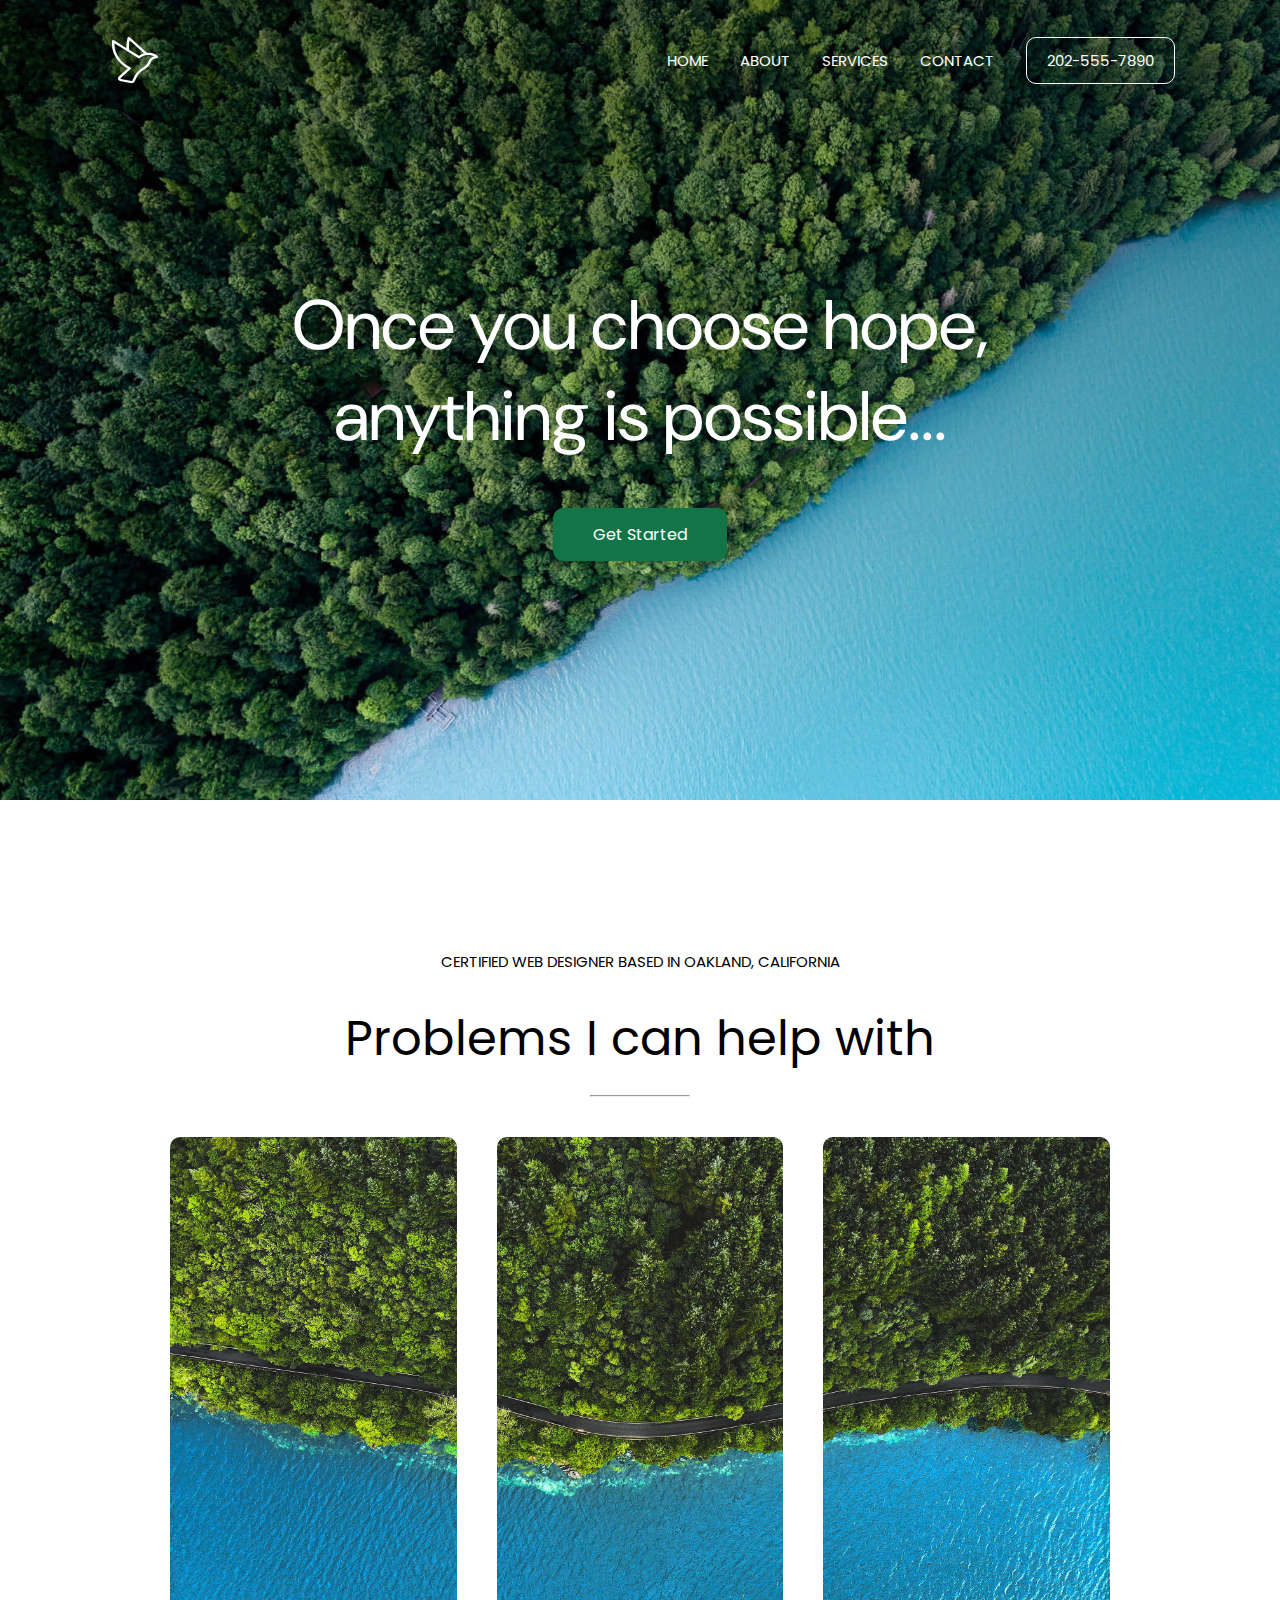
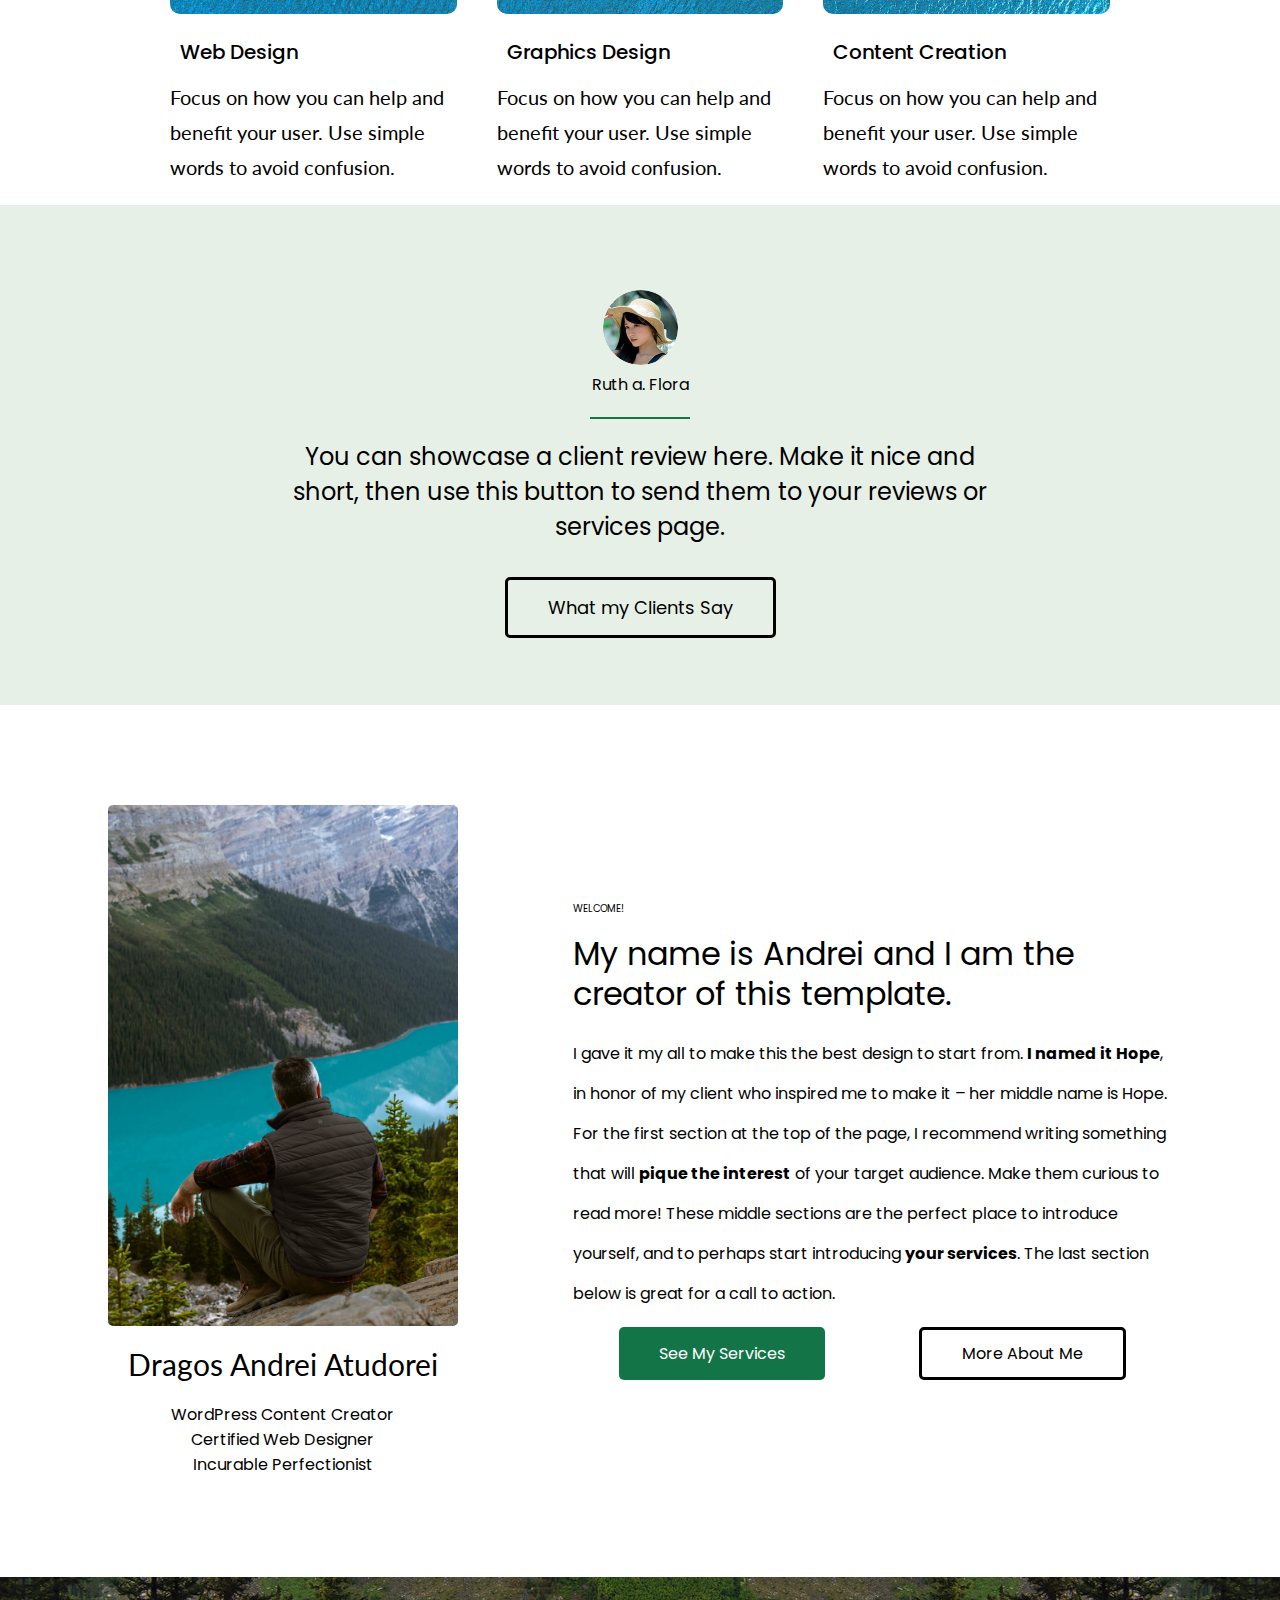
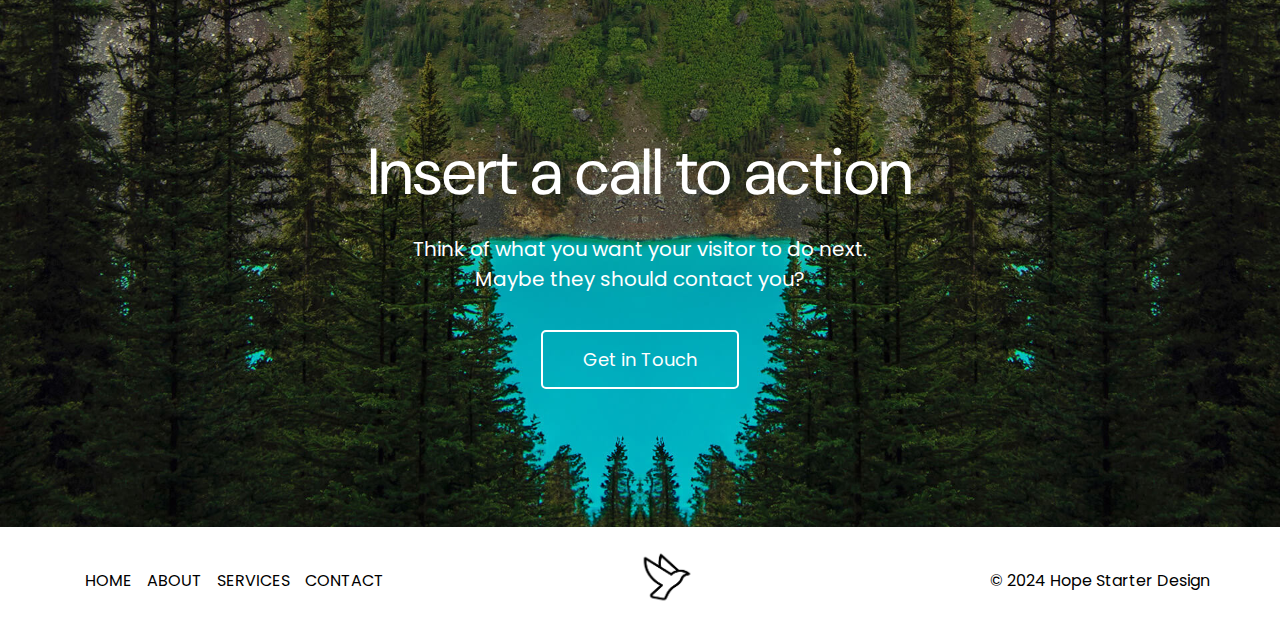
<file: index.html>
<!DOCTYPE html>
<html lang="en">
<head>
    <meta charset="UTF-8">
    <meta name="viewport" content="width=device-width, initial-scale=1.0">
    <title>Home - Hope</title>
    <link rel="stylesheet" href="style.css">
</head>
<body>
    <div class="bar">
        <div class="flex-container">
            <div class="flex-item_1">
                <img src="logo-white-1-60x60.png" alt="dove image">
            </div>
            <ul class="flex-item_2">
                <li><a href="index.html">HOME</a></li>
                <li><a href="about.html">ABOUT</a></li>
                <li><a href="services.html">SERVICES</a></li>
                <li><a href="contact.html">CONTACT</a></li>
                <li  class = "num"><a href="#">202-555-7890</a></li>
            </ul>
        </div>

        <div class="hero-section">
            <center>
            <h1>Once you choose hope,<br>anything is possible...</h1>
            <ul class="getstarted"><li><a href="#">Get Started</a></li></ul>
            </center>
        </div>
    </div>

    <div class="body1">
        <center><p class="p">CERTIFIED WEB DESIGNER BASED IN OAKLAND, CALIFORNIA</p><h3>Problems I can help with</h3><hr style="font-weight: bold;"></center>
    </div>

    <div class="body2">
        <div class="main1">
            <img src="2-home.jpg" alt="road image">
            <div class="sentence">
                <h4>Web Design</h4>
                Focus on how you can help and benefit your user. Use simple words to avoid confusion.
            </div>
        </div>

        <div class="main1">
            <img src="3-home.jpg" alt="road image">
            <div class="sentence">
                <h4>Graphics Design</h4>
                Focus on how you can help and benefit your user. Use simple words to avoid confusion.
            </div>
        </div>

        <div class="main1">
            <img src="4-home.jpg" alt="road image">
            <div class="sentence">
                <h4>Content Creation</h4>
                Focus on how you can help and benefit your user. Use simple words to avoid confusion.
            </div>
        </div>
    </div>



    <div class="comment-container">
        <div class="comment-item1"><center><img src="5-home.jpg" alt="client image"></center></div>
        <div class="comment-item2"><p>Ruth a. Flora</p></div><hr color="#137547">
        <div class="comment-item3"><center><p>You can showcase a client review here. Make it nice and short, then use this button to send them to your reviews or services page.</p></center></div>
        <div class="comment-item4"><li><a href="#">What my Clients Say</a></li></div>
    </div>


    <div class="portfolio">
        <div class="mypic">
            <img src="6-home.jpg" alt="My profile pic" style="border-radius: 5px;">
            <h5>Dragos Andrei Atudorei</h5>
            <p style="text-align: center;">
                    WordPress Content Creator<br>
                    Certified Web Designer<br>
                    Incurable Perfectionist
            </p>
        </div>

        <div class="aboutme">
            <p class="pin">WELCOME!</p>
            <h2 style="font-size: xx-large;"><p>My name is Andrei and I am the creator of this template.</h2>
            I gave it my all to make this the best design to start from. <b>I named it Hope</b>, in honor of my client who inspired me to make it – her middle name is Hope.
            For the first section at the top of the page, I recommend writing something that will <b>pique the interest</b> of your target audience. Make them curious to read more!
            
            These middle sections are the perfect place to introduce yourself, and to perhaps start introducing <b>your services</b>.
            The last section below is great for a call to action.</p>
                 <ul class="buttons">
                    <li class="button1"><a href="#">See My Services</a></li>
                    <li class="button2"><a href="#">More About Me</a></li>
                </ul>
        </div>
    </div>


    <div class="rest">
        <div class="set">
            <p><h2>Insert a call to action</h2></p>
        </div>
        <div class="net">
            <center>Think of what you want your visitor to do next.<br> Maybe they should contact you?</center>
        </div>
        <div class="get">
            <ul>
            <li><a href="#">Get in Touch</a></li>
            </ul>
        </div>
                
    </div>

    <div class="footer">
        <ul class="flex-item_3">
            <li><a href="index.html">HOME</a></li>
            <li><a href="about.html">ABOUT</a></li>
            <li><a href="services.html">SERVICES</a></li>
            <li><a href="contact.html">CONTACT</a></li>
        </ul>
        <div class="flex-item_4">
            <img src="logo-black-1.png" alt="bad dove logo">
        </div>
        <div class="design">
            <p>© 2024 Hope Starter Design</p>
        </div>
    </div>
</body>
</html>
</file>
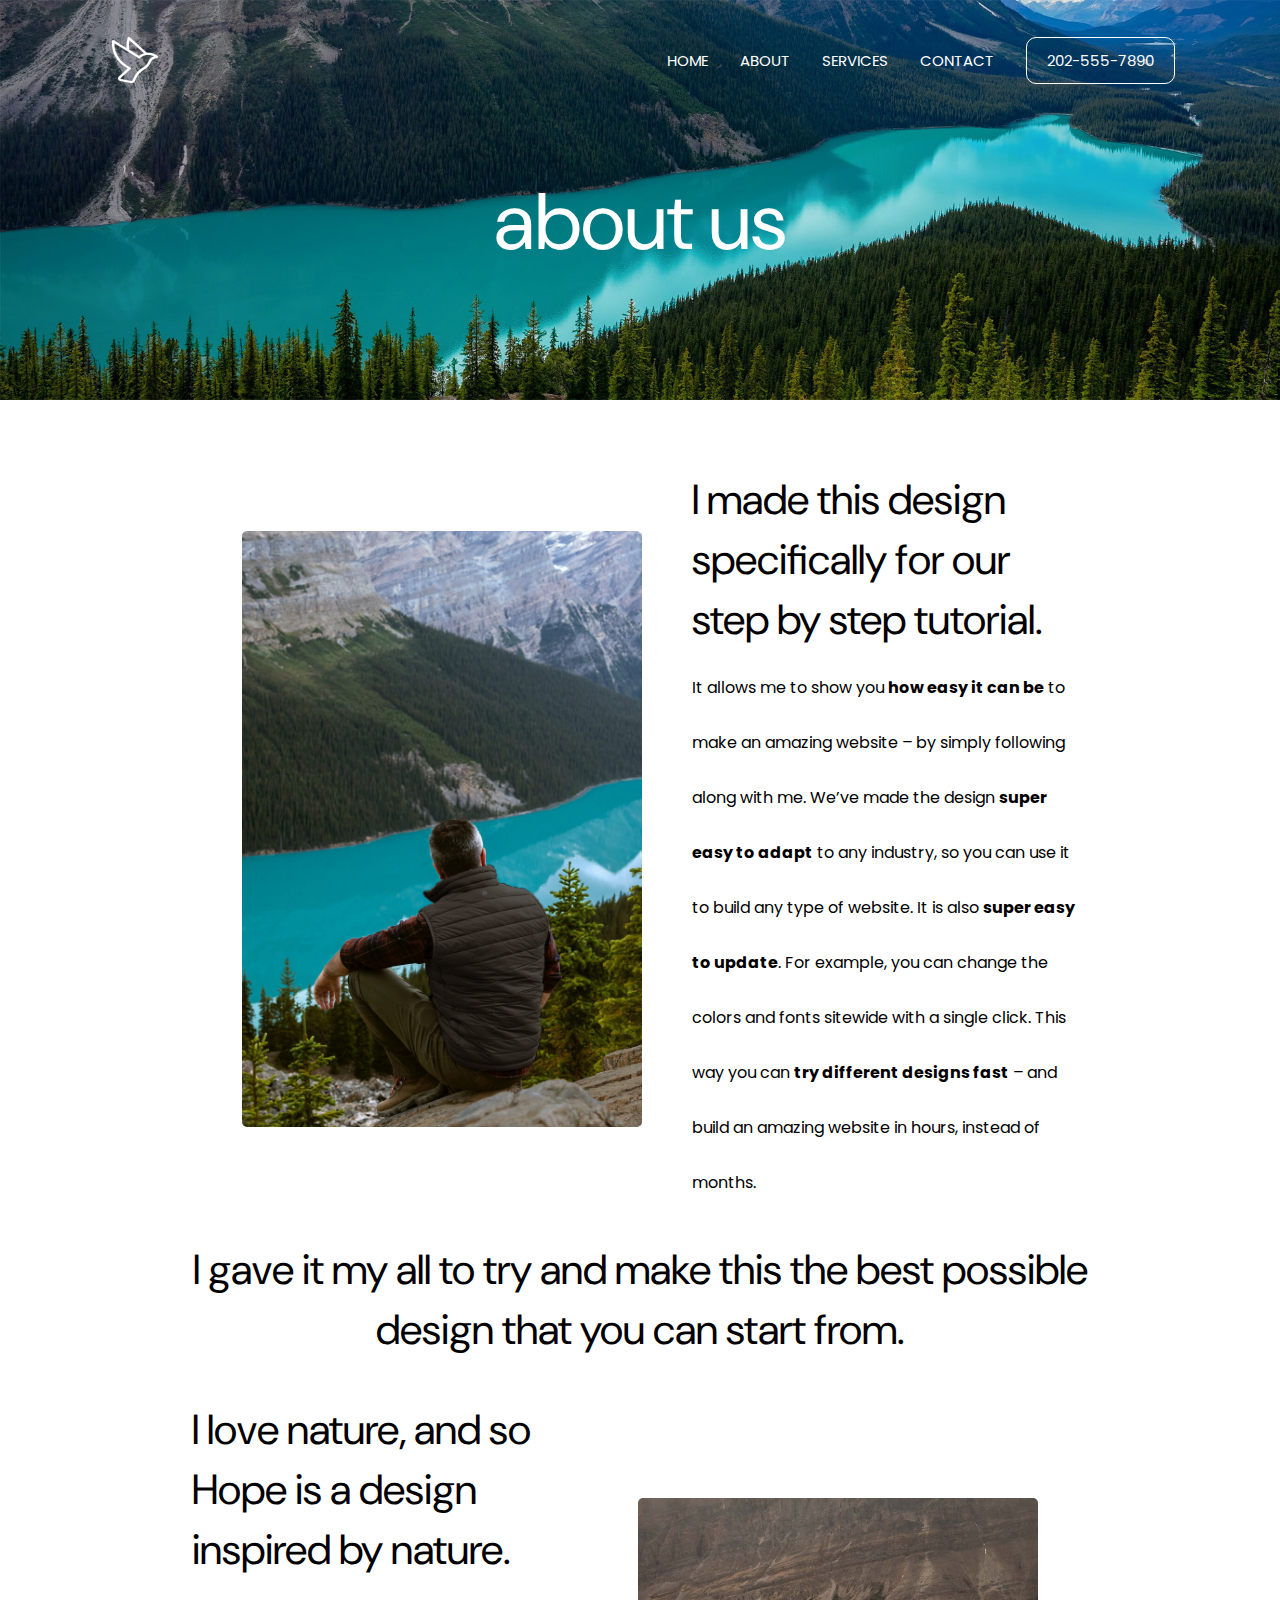
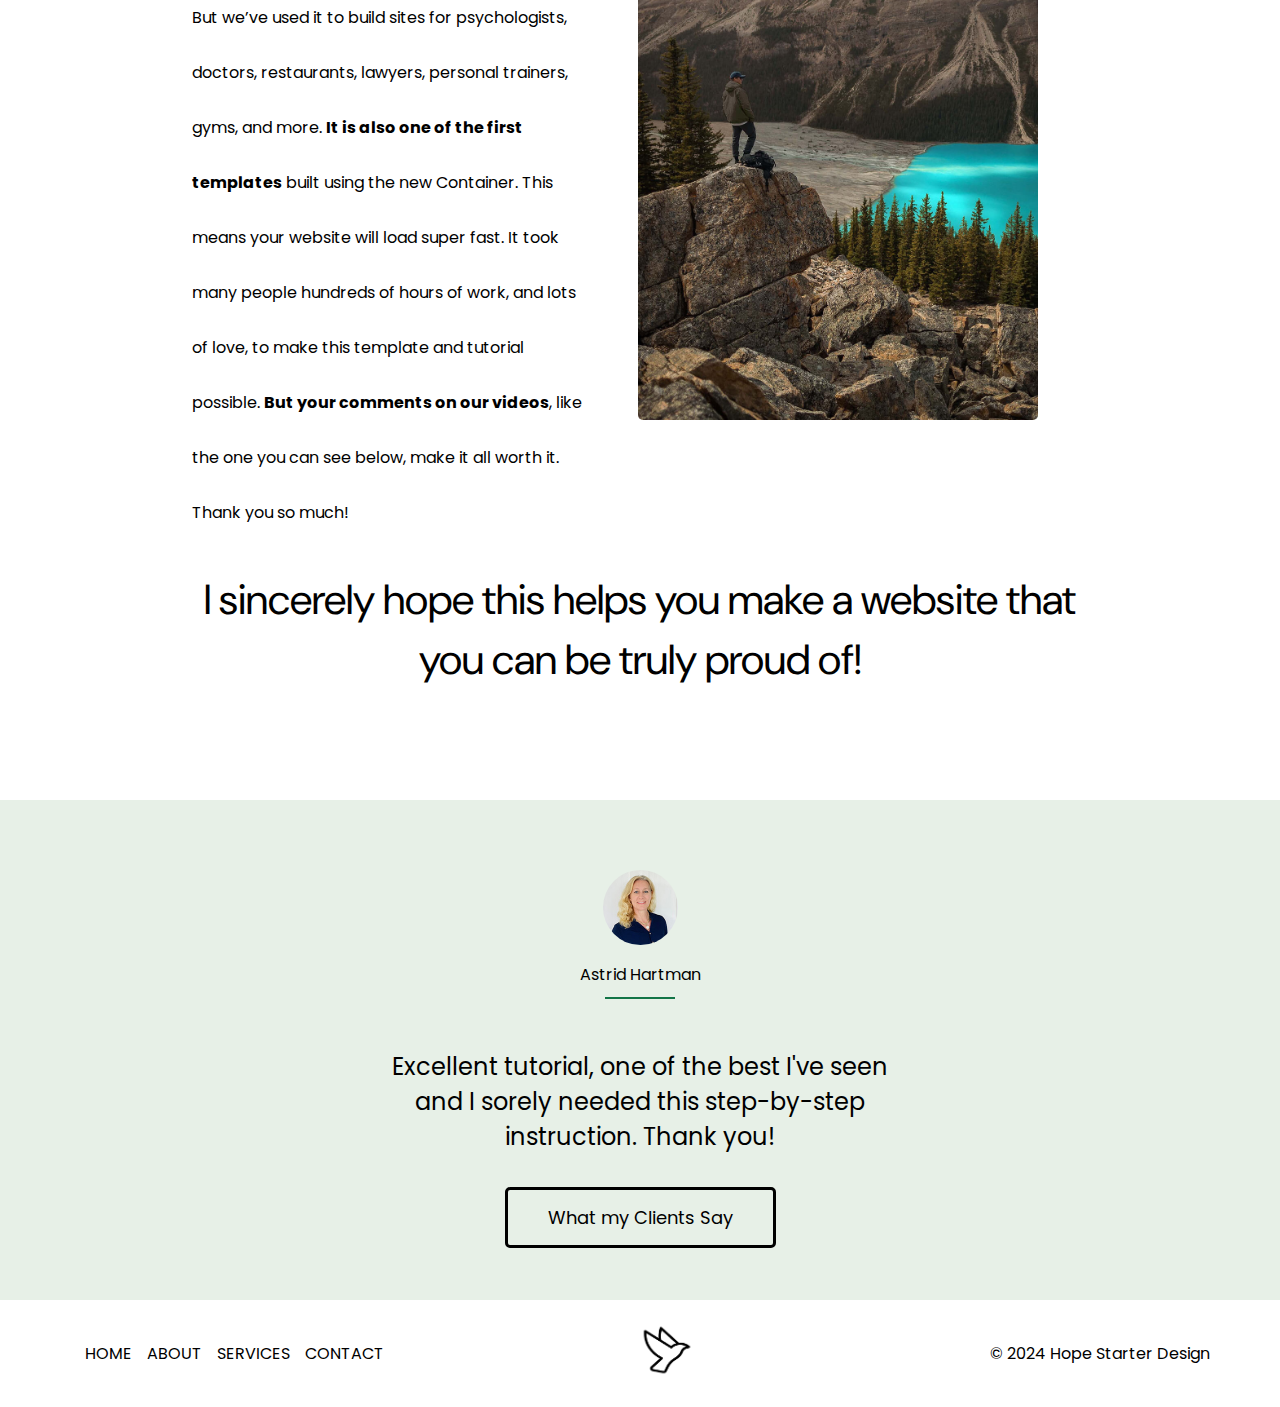
<file: about.html>
<!DOCTYPE html>
<html lang="en">
<head>
    <meta charset="UTF-8">
    <meta name="viewport" content="width=device-width, initial-scale=1.0">
    <title>About - Hope</title>
    <link rel="stylesheet" href="about.css">
</head>
<body>
    <div class="bar">
        <div class="flex-container">
            <div class="flex-item_1">
                <img src="logo-white-1-60x60.png" alt="dove image">
            </div>
            <ul class="flex-item_2">
                <li><a href="index.html">HOME</a></li>
                <li><a href="about.html">ABOUT</a></li>
                <li><a href="services.html">SERVICES</a></li>
                <li><a href="contact.html">CONTACT</a></li>
                <li  class = "num"><a href="#">202-555-7890</a></li>
            </ul>
        </div>
        <div class="aboutus">
            <p>about us</p>
        </div>
    </div>

    <div class="content">
        <div class="con1">
            <div class="con-image"><img src="6-home.jpg" alt="author pic1"></div>
            <div class="come">
                <h2>I made this design specifically for our step by step tutorial.</h2>
                <p>
                    It allows me to show you <b>how easy it can be</b> to make an amazing website – by simply following along with me.

                    We’ve made the design <b>super easy to adapt</b> to any industry, so you can use it to build any type of website.
                
                    It is also <b>super easy to update</b>. For example, you can change the colors and fonts sitewide with a single click.
                
                    This way you can <b>try different designs fast</b> – and build an amazing website in hours, instead of months.
                </p>
            </div>
        </div>
        <div class="con2">
            <h2>I gave it my all to try and make this the best possible design that you can start from.</h2>
        </div>
        <div class="con3">
            <div class="con-image"><img src="2-about.jpg" alt="author pic2"></div>
            <div class="come">
                <h2>I love nature, and so Hope is a design inspired by nature.</h2>
                <p>
                    But we’ve used it to build sites for psychologists, doctors, restaurants, lawyers, personal trainers, gyms, and more.

                    <b>It is also one of the first templates</b> built using the new Container. This means your website will load super fast.
                
                    It took many people hundreds of hours of work, and lots of love, to make this template and tutorial possible.
                
                    <b>But your comments on our videos</b>, like the one you can see below, make it all worth it. Thank you so much!
                </p>
            </div>
        </div>
        <div class="con2">
            <h2>I sincerely hope this helps you make a website that you can be truly proud of!</h2>
        </div>
    </div>

    
    <div class="comment-container">
        <div class="comment-item1"><center><img src="3-about.jpg" alt="client image"></center></div>
        <div class="comment-item2"><p style="margin: 10px;">Astrid Hartman</p></div><hr color="#137547" width="70px">
        <div class="comment-item3"><center><p>Excellent tutorial, one of the best I've seen and I sorely needed this step-by-step instruction. Thank you!</p></center></div>
        <div class="comment-item4"><li><a href="#">What my Clients Say</a></li></div>
    </div>



    <div class="footer">
        <ul class="flex-item_3">
            <li><a href="index.html">HOME</a></li>
            <li><a href="about.html">ABOUT</a></li>
            <li><a href="services.html">SERVICES</a></li>
            <li><a href="contact.html">CONTACT</a></li>
        </ul>
        <div class="flex-item_4">
            <img src="logo-black-1.png" alt="bad dove logo">
        </div>
        <div class="design">
            <p>© 2024 Hope Starter Design</p>
        </div>
    </div>
</body>
</html>
</file>
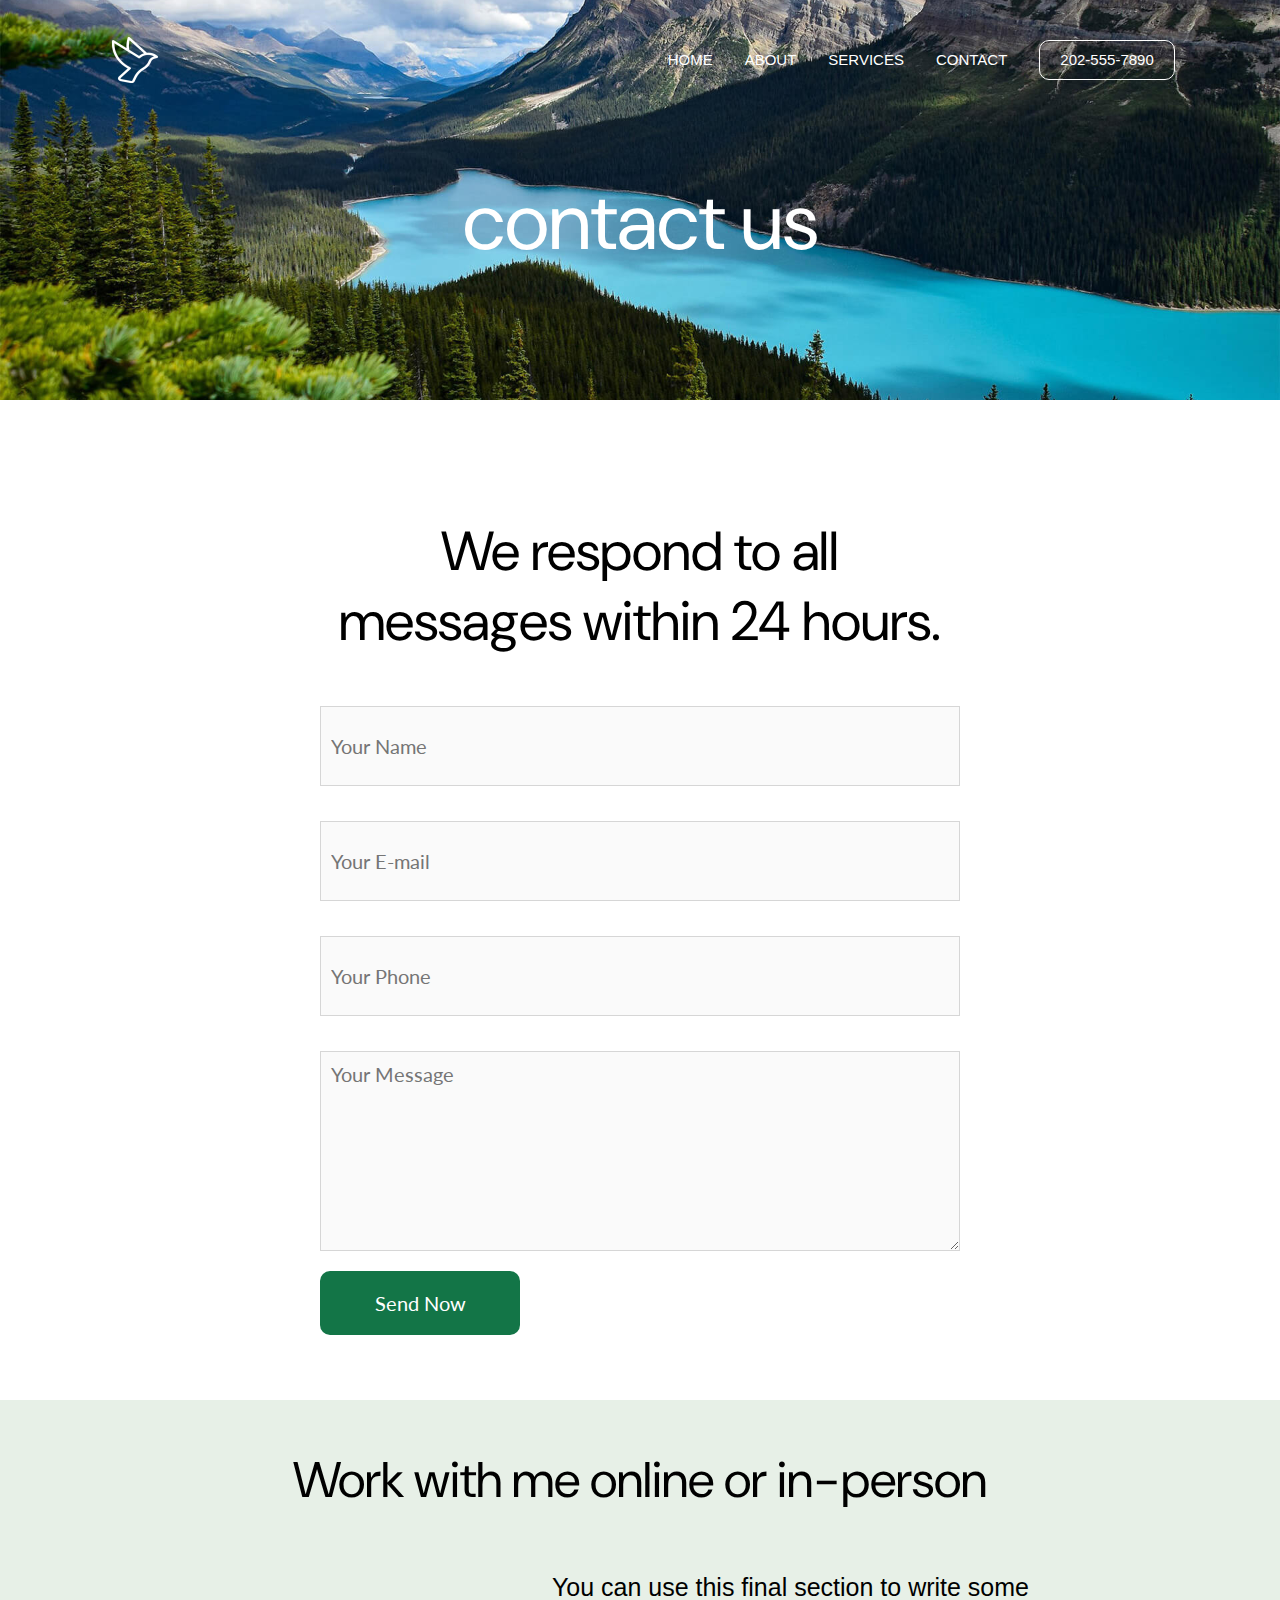
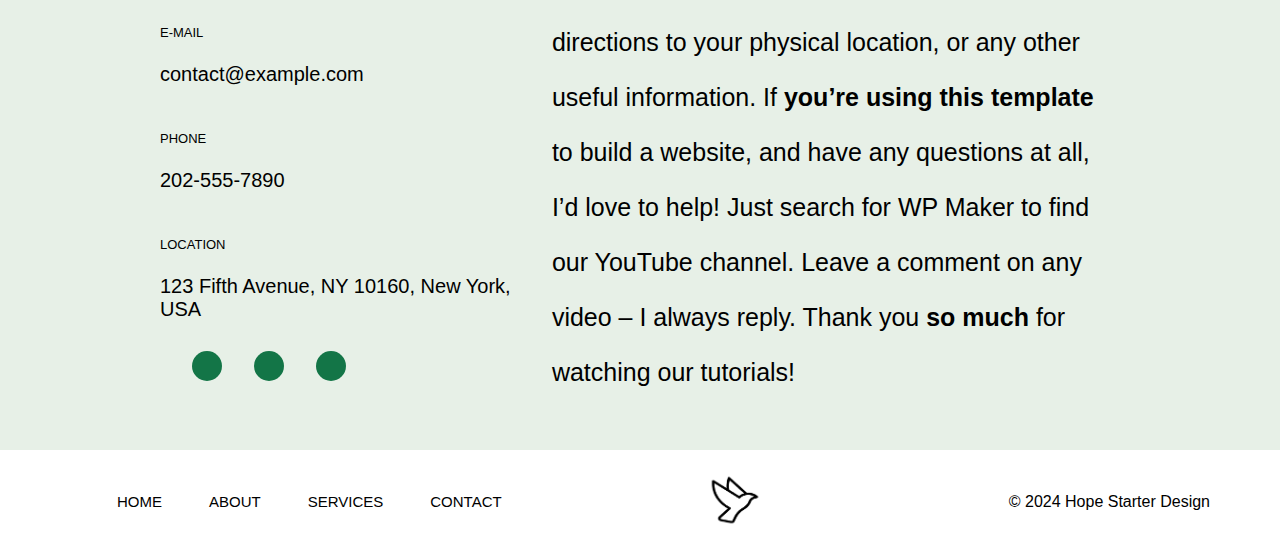
<file: contact.html>
<!DOCTYPE html>
<html lang="en">
<head>
    <meta charset="UTF-8">
    <meta name="viewport" content="width=device-width, initial-scale=1.0">
    <title>Contact - Hope</title>
    <link rel="stylesheet" href="contact.css">
    <link rel="stylesheet" href="https://cdnjs.cloudflare.com/ajax/libs/font-awesome/6.6.0/css/all.min.css" integrity="sha512-Kc323vGBEqzTmouAECnVceyQqyqdsSiqLQISBL29aUW4U/M7pSPA/gEUZQqv1cwx4OnYxTxve5UMg5GT6L4JJg==" crossorigin="anonymous" referrerpolicy="no-referrer" />
    </head>
<body>
    <div class="bar">
        <div class="flex-container">
            <div class="flex-item_1">
                <img src="logo-white-1-60x60.png" alt="dove image">
            </div>
            <ul class="flex-item_2">
                <li><a href="index.html">HOME</a></li>
                <li><a href="about.html">ABOUT</a></li>
                <li><a href="services.html">SERVICES</a></li>
                <li><a href="contact.html">CONTACT</a></li>
                <li  class = "num"><a href="#">202-555-7890</a></li>
            </ul>
        </div>
        <div class="contactus">
            <p>contact us</p>
        </div>
    </div>

    <div class="info">
        <div class="info1">
            <p>We respond to all messages within 24 hours.</p>
        </div>

        <div class="info2">
            <form class="info3">
                <input class="fill" type="text" id="name" placeholder="Your Name">
                <input class="fill" type="email" id="email" placeholder="Your E-mail" required>
                <input class="fill" type="number" id="number" placeholder="Your Phone">
                <textarea name="message" id="message" placeholder="Your Message"></textarea>
                <button class="send">Send Now</button>
            </form>
        </div> 
    </div>







    <div class="contactsec">
        <div class="ten">
            <h2>Work with me online or in-person</h2>
        </div>

        <div class="ben">
            <div class="dog">
                <p class="off">
                    <h1>E-MAIL</h1><br>
                    <p>contact@example.com</p>
                </p>
                <p class="off">
                    <h1>PHONE</h1><br>
                    <p>202-555-7890</p>
                </p>
                <p class="off">
                    <h1>LOCATION</h1><br>
                    <p>123 Fifth Avenue, NY 10160, New York, USA</p>
                </p>
                <ul class="iconcontact">
                    <li><i class="fa-brands fa-twitter"></i></li>
                    <li><i class="fa-brands fa-instagram fa-lg"></i></li>
                    <li><i class="fa-brands fa-youtube"></i></li>
                </ul>
            </div>

            <div class="cat">
                <p>
                    You can use this final section to write some directions to your physical location, or any other useful information.

                    If <b>you’re using this template</b> to build a website, and have any questions at all, I’d love to help!
                    
                    Just search for WP Maker to find our YouTube channel. Leave a comment on any video – I always reply.
                    
                    Thank you <b>so much</b> for watching our tutorials!
                </p>
            </div>
        </div>
    </div>







    
    <div class="footer">
        <ul class="flex-item_3">
            <li><a href="index.html">HOME</a></li>
            <li><a href="about.html">ABOUT</a></li>
            <li><a href="services.html">SERVICES</a></li>
            <li><a href="contact.html">CONTACT</a></li>
        </ul>
        <div class="flex-item_4">
            <img src="logo-black-1.png" alt="bad dove logo">
        </div>
        <div class="design">
            <p>© 2024 Hope Starter Design</p>
        </div>
    </div>
</file>
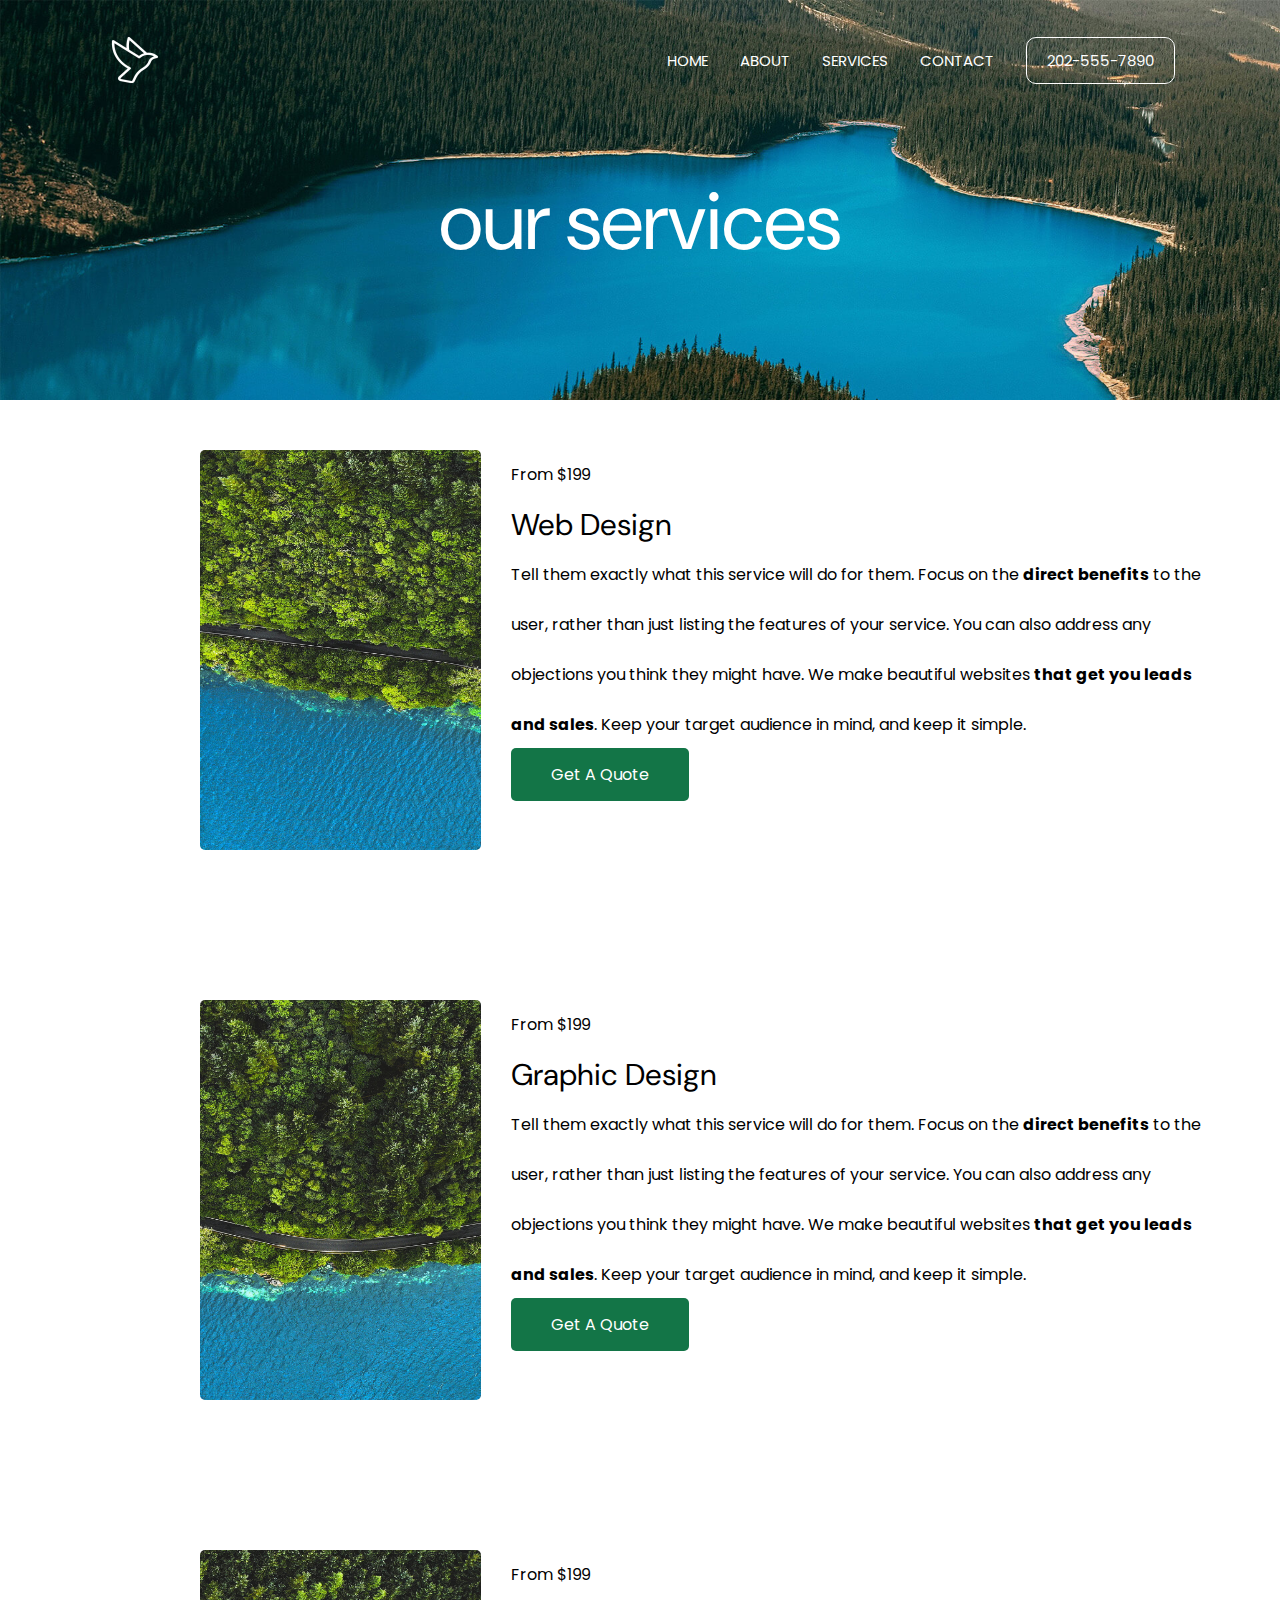
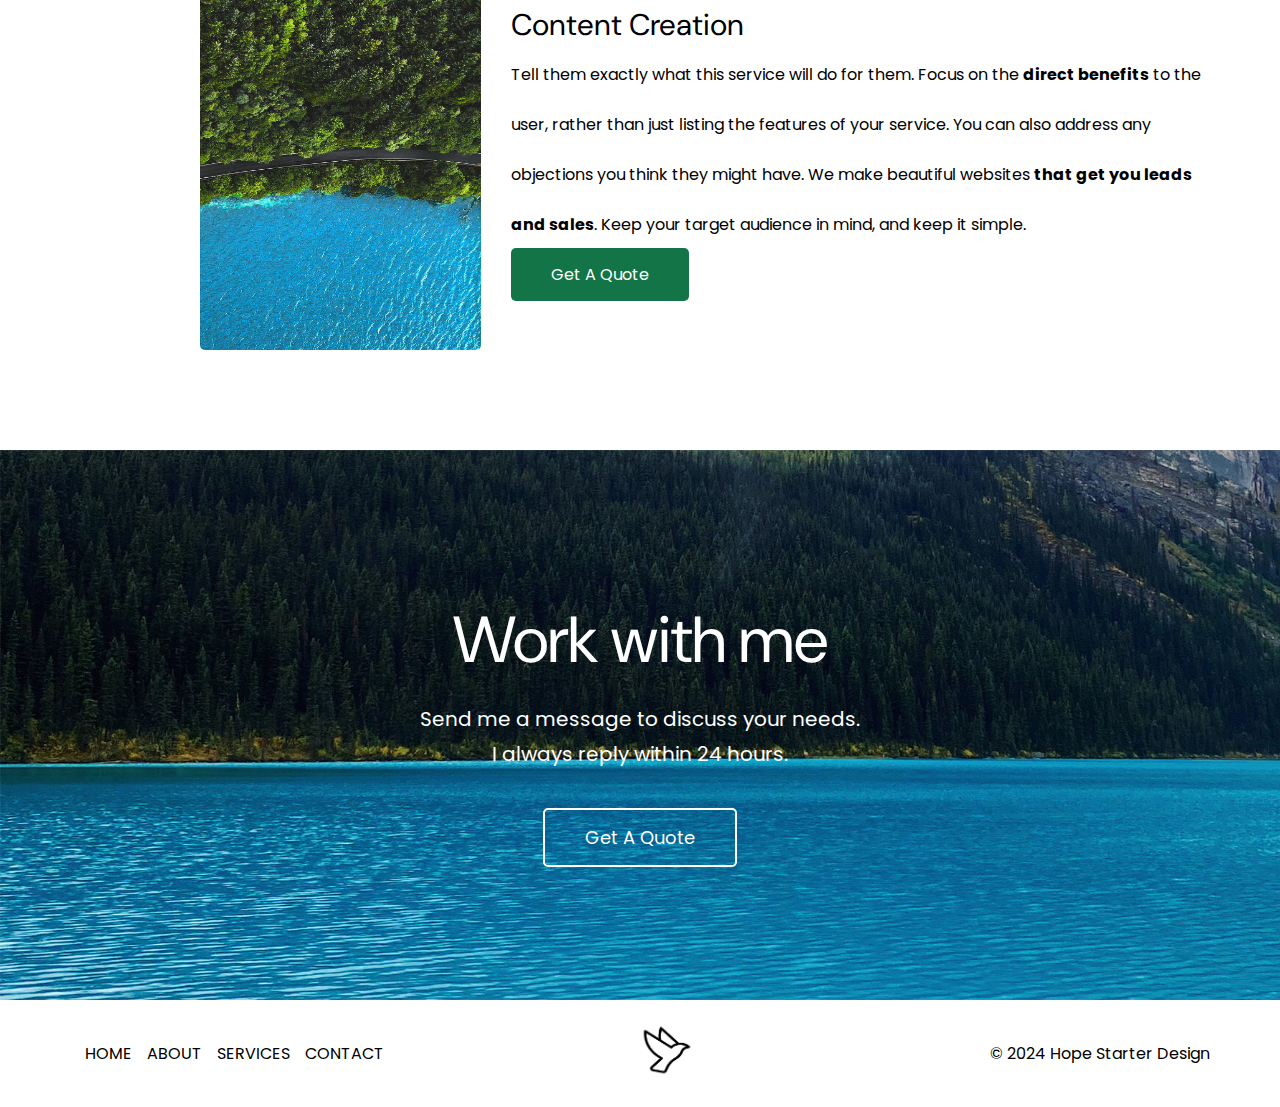
<file: services.html>
<!DOCTYPE html>
<html lang="en">
<head>
    <meta charset="UTF-8">
    <meta name="viewport" content="width=device-width, initial-scale=1.0">
    <title>Services - Hope</title>
    <link rel="stylesheet" href="services.css">
</head>
<body>
    <div class="bar">
        <div class="flex-container">
            <div class="flex-item_1">
                <img src="logo-white-1-60x60.png" alt="white dove image" class="dove">
            </div>
            <ul class="flex-item_2">
                <li><a href="index.html">HOME</a></li>
                <li><a href="about.html">ABOUT</a></li>
                <li><a href="services.html">SERVICES</a></li>
                <li><a href="contact.html">CONTACT</a></li>
                <li  class = "num"><a href="#">202-555-7890</a></li>
            </ul>
        </div>
        <div class="ourservices">
            <p>our services</p>
        </div>
    </div>


    <div class="next">

        <div class="first">
            <img src="2-home.jpg" alt="pic1" class="pic">
            <div>From $199
            <h1>Web Design</h1>
            Tell them exactly what this service will do for them. 
            Focus on the <b>direct benefits</b> to the user, rather than just listing the features of your service. 
            You can also address any objections you think they might have. 
            We make beautiful websites <b>that get you leads and sales</b>. 
            Keep your target audience in mind, and keep it simple.
            <br><a href="#">Get A Quote</a></div>
        </div>

        <div class="first">
            <img src="3-home.jpg" alt="pic1" class="pic">
            <div>From $199
            <h1>Graphic Design</h1>
            Tell them exactly what this service will do for them. 
            Focus on the <b>direct benefits</b> to the user, rather than just listing the features of your service. 
            You can also address any objections you think they might have. 
            We make beautiful websites <b>that get you leads and sales</b>. 
            Keep your target audience in mind, and keep it simple.
            <br><a href="#">Get A Quote</a></div>
        </div>

        <div class="first">
            <img src="4-home.jpg" alt="pic1" class="pic">
            <div>From $199
            <h1>Content Creation</h1>
            Tell them exactly what this service will do for them. 
            Focus on the <b>direct benefits</b> to the user, rather than just listing the features of your service. 
            You can also address any objections you think they might have. 
            We make beautiful websites <b>that get you leads and sales</b>. 
            Keep your target audience in mind, and keep it simple.
            <br><a href="#">Get A Quote</a></div>
        </div>

    </div>


    <div class="rest">
        <div class="set">
            <p><h2>Work with me</h2></p>
        </div>
        <div class="net">
            <center>Send me a message to discuss your needs.<br> I always reply within 24 hours.</center>
        </div>
        <div class="get">
            <ul>
            <li><a href="#">Get A Quote</a></li>
            </ul>
        </div>
                
    </div>


    <div class="footer">
        <ul class="flex-item_3">
            <li><a href="index.html">HOME</a></li>
            <li><a href="about.html">ABOUT</a></li>
            <li><a href="services.html">SERVICES</a></li>
            <li><a href="contact.html">CONTACT</a></li>
        </ul>
        <div class="flex-item_4">
            <img src="logo-black-1.png" alt="bad dove logo">
        </div>
        <div class="design">
            <p>© 2024 Hope Starter Design</p>
        </div>
    </div>
</body>
</html>
</file>
<file: style.css>
@import url('https://fonts.googleapis.com/css2?family=Lato:ital,wght@0,100;0,300;0,400;0,700;0,900;1,100;1,300;1,400;1,700;1,900&family=Poppins:ital,wght@0,100;0,200;0,300;0,400;0,500;0,600;0,700;0,800;0,900;1,100;1,200;1,300;1,400;1,500;1,600;1,700;1,800;1,900&display=swap');
@import url('https://fonts.googleapis.com/css2?family=DM+Sans:ital,opsz,wght@0,9..40,100..1000;1,9..40,100..1000&family=Lato:ital,wght@0,100;0,300;0,400;0,700;0,900;1,100;1,300;1,400;1,700;1,900&family=Poppins:ital,wght@0,100;0,200;0,300;0,400;0,500;0,600;0,700;0,800;0,900;1,100;1,200;1,300;1,400;1,500;1,600;1,700;1,800;1,900&display=swap');



*{
    box-sizing: border-box;
    margin: 0;
    padding: 0;
    font-family: 'Poppins', sans-serif;
}

.bar{
    background-image: url("1-home.jpg");
    background-blend-mode: darken;
    max-width: 100%;
    background-size: cover;
    background-repeat: no-repeat;
    height: 800px;

}

img{
    width: 100%;
}

.num{
    padding: 10px 20px 10px 20px;
    border-radius: 10px;
    border: 1px solid white;
}

.num:hover{
    background-color: rgb(0, 72, 0);
    color: white;
    transition: linear 150ms;
    border: 1px solid rgb(0, 72, 0);
}

.num a{
    font-style: thin;
    font-size: 15px;
}

.flex-container{
    /* background-color: grey; */
    display: flex;
    justify-content: space-around;
    height: 120px;

}

.flex-item_1{
    margin-right: 130px;
    display: flex;
    align-items: center;
}

.flex-item_2{
    margin-left: 130px;
    display: flex;
    align-items: center;
}



.flex-item_2 li{
    list-style-type: none;
    margin-left: 32px;
}

.flex-item_2 li a{
    text-decoration: none;
    color: white;
    font-size: 15px;
}


h1{
    margin-top: 160px;
    margin-bottom: 60px;
    color: white;
    font-size: 70px;
    font-family:'DM Sans','Poppins', 'Lato', sans-serif;
    font-weight: 400;
    font-style: normal;
}

.getstarted li{
    list-style-type: none;
}

.getstarted li a{
    text-decoration: none;
    color: white;
    background-color: #137547;
    padding: 15px 40px;
    border-radius: 10px;
}

.getstarted li a:hover{
    transition: linear 150ms;
    background: rgb(0, 72, 0);
    padding: 15px 40px;
    border-radius: 10px;
}


.body1{
    margin-top: 150px;
}

.body1 .p{
    font-size: 15px;
    margin-bottom: 30px;
}

hr{
    width: 100px;
    margin: 20px;
}

.body1 h3{
    font-size: xxx-large;
    font-weight: initial;
}


.body2{
    display: flex;
    flex-direction: row;
    font-size: 20px;
    font-family: 'Lato';
    margin: 0px 150px 0px 150px;
}

.body2 .main1{
    margin: 20px;
    line-height: 35px;
}

.body2 .main1 img{
    border-radius: 10px;
}

.sentence{
    font-family: 'Lato';
}

.sentence h4{
    font-weight: 500;
    margin: 10px;
}

.comment-container{
    height: 500px;
    display: flex;
    flex-direction: column;
    justify-content: center;
    align-items: center;
    background-color: rgb(231, 240, 231);
}

.comment-container .comment-item3{
    max-width: 700px;
    font-size: x-large;
    font-weight: 400;
    margin-bottom: 50px;
}

.comment-container .comment-item4 a{
    padding: 15px 40px;
    border-radius: 5px;
    border: 3px solid black;
    color: black;
    background: none;
    font-style: normal;
    font-size: 18px;
}

.comment-container .comment-item4 button a:hover{
    border: 2px solid #137547;
    background-color: #137547;
    color: white;
}


.comment-item1 img{
    border-radius: 100%;
    max-width: 50%;
}

.comment-item4 li{
    list-style-type: none;
}

.comment-item4 li a{
    text-decoration: none;
    color: black;
}

.comment-item4 li a:hover{
    text-decoration: none;
    background-color: #137547;
    color: white;
    border: 2px solid #137547;
}


.portfolio{
    display: flex;
    flex-direction: row;
    align-items: center;
    justify-content: space-around;
    height: auto;
    margin: 100px 50px;
}

h5{
    font-family: 'Lato'; 
    font-size: 30px; 
    font-weight: 400;
    margin: 20px;
    text-align: center;
}

.portfolio .mypic{
    display: flex;
    flex-direction: column;
    align-items: center;
    max-width: 350px;

}

.portfolio .aboutme{
    width: 600px;
    line-height: 40px;
    /* margin-right: 100px; */
}

.aboutme .pin{
    font-size: 10px; 
    margin-bottom: 5px;
}

.aboutme li{
    list-style-type: none;
}

.aboutme li a{
    text-decoration: none;
}

.aboutme ul{
    display: flex;
    justify-content: space-around;
}

.buttons li{
    margin: 20px;
}

.button1 a{
    color: white;
    padding: 15px 40px;
    background: #137547;
    border-radius: 5px;
}


.button1 a:hover{
    color: white;
    padding: 15px 40px;
    background: rgb(0, 72, 0);
    border-radius: 5px;
    transition: 150ms ease;
}


.button2 a{
    color: black;
    padding: 12px 40px;
    border: 3px solid black;
    border-radius: 5px;
}

.button2 a:hover {
    padding: 12px 40px;
    background: rgb(0, 72, 0);
    border-radius: 5px;
    transition: 150ms ease;
    color: white;
    border: 3px solid rgb(0, 72, 0);
}

h2{
    font-size: 65px;
    font-family:'DM Sans','Poppins', 'Lato', sans-serif;
    font-weight: 400;
    font-style: normal;
    margin-bottom: 20px;
}

.rest{
    display: flex;
    flex-direction: column;
    justify-content: center;
    align-items: center;
    background-image: url("7-home.jpg");
    background-repeat: no-repeat;
    background-size: cover;
    background-blend-mode: darken;
    max-width: 100%;
    height: 550px;
    font-size: 20px;
    color: white;
}

.set{
    text-align: center;
}


.get{
    margin-top: 50px;
}

.get li{
    list-style-type: none;
}

.get li a{
    text-decoration: none;
    color: white;
    border: 2px solid white;
    padding: 15px 40px;
    border-radius: 5px;
    font-size: 18px;
}

.get li a:hover{
    padding: 15px 40px;
    border: 2px solid #137547;
    background-color: #137547;
    transition: 150ms ease;
}





.footer{
    display: flex;
    justify-content: space-between;
    align-items: center;
    margin: 20px 70px 20px 70px;
}

.footer ul li{
    list-style-type: none;
}

.footer ul li a{
    text-decoration: none;
    margin-left: 15px;
    color: black;
}

.flex-item_3{
    display: flex;
    align-items: center;
}

.flex-item_4 img{
    max-width: 15%;
    margin-left: 150px;
}







@media(min-width:1124px) and ((max-width:1200px)){

    .bar{
        height: 650px;
    }

    .hero-section{
        width: 100%;
    }

    h1{
        margin-top: 100px;
        margin-bottom: 55px;
        color: white;
        font-size: 40px;
        font-family:'DM Sans','Poppins', 'Lato', sans-serif;
        font-weight: 400;
        font-style: normal;
    }
    
    .flex-container{
        display: flex;
        flex-direction: column;
        height: auto;
        width: 100%;
    
    }

    .flex-item_1 img{
        width: 10%;
    }

    
.flex-item_1{
    display: flex;
    justify-content: center;
    align-items: center;
    margin-top: 22px;
    margin-right: 0px;
    margin-bottom: 22px;
}


.flex-item_2{
    display: flex;
    justify-content: center;
    align-items: center;
    margin: 0px;
} 

.flex-item_2 li{
    margin-right: 35px;
}



}

@media (min-width:900px) and (max-width:1124px) {
    
    .bar{
        height: 600px;
    }

    .hero-section{
        width: 100%;
    }

    h1{
        margin-top: 100px;
        margin-bottom: 55px;
        color: white;
        font-size: 37px;
        font-family:'DM Sans','Poppins', 'Lato', sans-serif;
        font-weight: 400;
        font-style: normal;
    }
    
    .flex-container{
        display: flex;
        flex-direction: column;
        height: auto;
        width: 100%;
    
    }

    .flex-item_1 img{
        width: 10%;
    }

    
.flex-item_1{
    display: flex;
    justify-content: center;
    align-items: center;
    margin-top: 22px;
    margin-right: 0px;
    margin-bottom: 22px;
}


.flex-item_2{
    display: flex;
    justify-content: center;
    align-items: center;
    margin: 0px;
} 

.flex-item_2 li{
    margin-right: 30px;
}



ul li{
    list-style-type: none;
    /* margin-left: 40px; */
}

ul li a{
    text-decoration: none;
    color: white;
    font-size: 18px;
    text-align: center;
}


.num{
    padding: 5px 10px;
    border-radius: 7px;
    border: 1px solid white;
}

.num:hover{
    background-color: rgb(0, 72, 0);
    color: white;
    transition: linear 150ms;
    border: 1px solid rgb(0, 72, 0);
}

.num a{
    font-style: thin;
    font-size: 16px;
}


    .body2{
        display: flex;flex-wrap: wrap;
        font-size: 20px;
        font-family: 'Lato';
        margin: 0px 20px 0px 20px;
    }

.comment-item3{
    width: 95%;
}

.portfolio{
    display: flex;
    flex-direction: column;
    align-items: center;
    justify-content: space-around;
    height: auto;
    margin: 100px 50px;
}

.portfolio .aboutme{
    width: 75%;
    line-height: 35px;
    font-size: 17px;
}

.aboutme h2{
    text-align: center;
}

.aboutme .pin{
    font-size: 0px;
}

.mypic p{
    font-size: 0px;
}

.mypic h5{
    font-size: 0px;
}

.body1 h3{
    font-size: 40px;
}

.body2{
    display: flex;
    flex-wrap: nowrap;
}


.buttons{
    flex-wrap: wrap;
    font-size: 11px;
}




.footer{
    display: flex;
    flex-direction: column;
    justify-content: space-between;
    align-items: center;
}

.footer ul li{
    list-style-type: none;
    margin: 25px;
}

.footer ul li a{
    text-decoration: none;
    color: black;
    font-size: 14px;
}

.flex-item_3{
    display: flex;
    flex-direction: row;
}

.flex-item_4{
    margin: 25px;
    display: flex;
    justify-content: center;
}

.flex-item_4 img{
    width: 28%;
    margin: 0px;
}

.design{
    text-align: center;
    font-size: 17px;
    font-weight: 500;
}

}

@media (min-width:768px) and (max-width:900px) {
    
    .bar{
        height: 550px;
    }

    .hero-section{
        width: 100%;
    }

    h1{
        margin-top: 100px;
        margin-bottom: 50px;
        color: white;
        font-size: 35px;
        font-family:'DM Sans','Poppins', 'Lato', sans-serif;
        font-weight: 400;
        font-style: normal;
    }
    
    .flex-container{
        display: flex;
        flex-direction: column;
        height: auto;
        width: 100%;
    
    }

    .flex-item_1 img{
        width: 10%;
    }

    
.flex-item_1{
    display: flex;
    justify-content: center;
    align-items: center;
    margin-top: 22px;
    margin-right: 0px;
    margin-bottom: 22px;
}


.flex-item_2{
    display: flex;
    justify-content: center;
    align-items: center;
    margin: 0px;
} 



ul li{
    list-style-type: none;
    /* margin-left: 45px; */
}

ul li a{
    text-decoration: none;
    color: white;
    font-size: 18px;
}


.num{
    padding: 5px 10px;
    border-radius: 7px;
    border: 1px solid white;
}

.num:hover{
    background-color: rgb(0, 72, 0);
    color: white;
    transition: linear 150ms;
    border: 1px solid rgb(0, 72, 0);
}

.num a{
    font-style: thin;
    font-size: 16px;
}


    .body2{
        display: flex;flex-wrap: wrap;
        font-size: 20px;
        font-family: 'Lato';
        margin: 0px 20px 0px 20px;
    }

.comment-item3{
    width: 95%;
}

.portfolio{
    display: flex;
    flex-direction: column;
    align-items: center;
    justify-content: space-around;
    height: auto;
    margin: 100px 50px;
}

.portfolio .aboutme{
    width: 85%;
    line-height: 35px;
    font-size: 17px;
}

.aboutme h2{
    text-align: center;
}

.aboutme .pin{
    font-size: 0px;
}

.mypic p{
    font-size: 0px;
}

.mypic h5{
    font-size: 0px;
}

.body1 h3{
    font-size: 40px;
}

.body2{
    display: flex;
    flex-wrap: nowrap;
}


.buttons{
    flex-wrap: wrap;
    font-size: 11px;
}




.footer{
    display: flex;
    flex-direction: column;
    justify-content: space-between;
    align-items: center;
}

.footer ul li{
    list-style-type: none;
    margin: 25px;
}

.footer ul li a{
    text-decoration: none;
    color: black;
    font-size: 14px;
}

.flex-item_3{
    display: flex;
    flex-direction: row;
}

.flex-item_4{
    margin: 25px;
    display: flex;
    justify-content: center;
}

.flex-item_4 img{
    width: 28%;
    margin: 0px;
}

.design{
    text-align: center;
    font-size: 17px;
    font-weight: 500;
}

}

@media (min-width:600px) and (max-width:768px) {
    
    .bar{
        height: 550px;
    }

    .hero-section{
        width: 100%;
    }

    h1{
        margin-top: 100px;
        margin-bottom: 50px;
        color: white;
        font-size: 30px;
        font-family:'DM Sans','Poppins', 'Lato', sans-serif;
        font-weight: 400;
        font-style: normal;
    }
    
    .flex-container{
        display: flex;
        flex-direction: column;
        height: auto;
        width: 100%;
    
    }

    .flex-item_1 img{
        width: 14%;
    }

    
.flex-item_1{
    display: flex;
    justify-content: center;
    align-items: center;
    margin-top: 20px;
    margin-right: 0px;
    margin-bottom: 20px;
}


.flex-item_2{
    display: flex;
    justify-content: center;
    align-items: center;
    margin: 0px;
} 



.flex-container ul li{
    list-style-type: none;
    margin-left: 20px;
}

ul li a{
    text-decoration: none;
    color: white;
    font-size: 16px;
}


.num{
    padding: 5px 10px;
    border-radius: 7px;
    border: 1px solid white;
}

.num:hover{
    background-color: rgb(0, 72, 0);
    color: white;
    transition: linear 150ms;
    border: 1px solid rgb(0, 72, 0);
}

.num a{
    font-style: thin;
    font-size: 16px;
}


    .body2{
        display: flex;flex-wrap: wrap;
        font-size: 20px;
        font-family: 'Lato';
        margin: 0px 20px 0px 20px;
    }

.comment-item3{
    width: 95%;
}

.portfolio{
    display: flex;
    flex-direction: column;
    align-items: center;
    justify-content: space-around;
    height: auto;
    margin: 100px 50px;
}

.portfolio .aboutme{
    width: 100%;
    line-height: 35px;
    font-size: 17px;
}

.aboutme h2{
    text-align: center;
}

.aboutme .pin{
    font-size: 0px;
}

.mypic p{
    font-size: 0px;
}

.mypic h5{
    font-size: 0px;
}

.body1 h3{
    font-size: 40px;
}



.buttons{
    flex-wrap: wrap;
    font-size: 11px;
}




.footer{
    display: flex;
    flex-direction: column;
    justify-content: space-between;
    align-items: center;
}

.footer ul li{
    list-style-type: none;
    margin: 15px;
}

.footer ul li a{
    text-decoration: none;
    color: black;
    font-size: 14px;
}

.flex-item_3{
    display: flex;
    flex-direction: row;
}

.flex-item_4{
    margin: 20px;
    display: flex;
    justify-content: center;
}

.flex-item_4 img{
    width: 30%;
    margin: 0px;
}

.design{
    text-align: center;
    font-size: 17px;
    font-weight: 500;
}

}

@media (min-width:425px) and (max-width:600px) {
    
    .bar{
        height: 550px;
    }

    .hero-section{
        width: 100%;
    }

    h1{
        margin-top: 100px;
        margin-bottom: 50px;
        color: white;
        font-size: 30px;
        font-family:'DM Sans','Poppins', 'Lato', sans-serif;
        font-weight: 400;
        font-style: normal;
    }
    
    .flex-container{
        display: flex;
        flex-direction: column;
        height: auto;
        width: 100%;
    
    }

    .flex-item_1 img{
        width: 15%;
    }

    
.flex-item_1{
    display: flex;
    justify-content: center;
    align-items: center;
    margin-top: 20px;
    margin-right: 0px;
    margin-bottom: 20px;
}


.flex-item_2{
    display: flex;
    justify-content: center;
    align-items: center;
    margin: 0px;
} 



.flex-container ul li{
    list-style-type: none;
    margin-left: 10px;
}

ul li a{
    text-decoration: none;
    color: white;
    font-size: 15px;
}


.num{
    padding: 5px 10px;
    border-radius: 7px;
    border: 1px solid white;
}

.num:hover{
    background-color: rgb(0, 72, 0);
    color: white;
    transition: linear 150ms;
    border: 1px solid rgb(0, 72, 0);
}

.num a{
    font-style: thin;
    font-size: 10px;
}


    .body2{
        display: flex;flex-wrap: wrap;
        font-size: 20px;
        font-family: 'Lato';
        margin: 0px 20px 0px 20px;
    }

.comment-item3{
    width: 95%;
}

.portfolio{
    display: flex;
    flex-direction: column;
    align-items: center;
    justify-content: space-around;
    height: auto;
    margin: 100px 50px;
}

.portfolio .aboutme{
    width: 100%;
    line-height: 35px;
    font-size: 17px;
}

.aboutme h2{
    text-align: center;
}

.aboutme .pin{
    font-size: 0px;
}

.mypic p{
    font-size: 0px;
}

.mypic h5{
    font-size: 0px;
}

.body1 h3{
    font-size: 40px;
}



.buttons{
    flex-wrap: wrap;
    font-size: 11px;
}




.footer{
    display: flex;
    flex-direction: column;
    justify-content: space-between;
    align-items: center;
}

.footer ul li{
    list-style-type: none;
    margin: 15px;
}

.footer ul li a{
    text-decoration: none;
    color: black;
    font-size: 14px;
}

.flex-item_3{
    display: flex;
    flex-direction: column;
}

.flex-item_4{
    margin: 15px;
    display: flex;
    justify-content: center;
}

.flex-item_4 img{
    width: 30%;
    margin: 0px;
}

.design{
    text-align: center;
    font-size: 14px;
    font-weight: 500;
}

}

@media (min-width:300px) and (max-width:425px) {
    
    .bar{
        height: 500px;
    }

    .hero-section{
        width: 100%;
    }

    h1{
        margin-top: 100px;
        margin-bottom: 50px;
        color: white;
        font-size: 28px;
        font-family:'DM Sans','Poppins', 'Lato', sans-serif;
        font-weight: 400;
        font-style: normal;
    }
    
    .flex-container{
        display: flex;
        flex-direction: column;
        height: auto;
        width: 100%;
    
    }

    .flex-item_1 img{
        width:15%;
    }

    
.flex-item_1{
    display: flex;
    justify-content: center;
    align-items: center;
    margin-top: 20px;
    margin-right: 0px;
    margin-bottom: 20px;
}


.flex-item_2{
    display: flex;
    justify-content: center;
    align-items: center;
    margin: 0px;
} 


.flex-item_2 li{
    list-style-type: none;
    margin-left: 10px;
}

.flex-item_2 li a{
    text-decoration: none;
    color: white;
    font-size: 10px;
}


.num{
    padding: 5px 10px;
    border-radius: 7px;
    border: 1px solid white;
}

.num:hover{
    background-color: rgb(0, 72, 0);
    color: white;
    transition: linear 150ms;
    border: 1px solid rgb(0, 72, 0);
}

.num a{
    font-style: thin;
    font-size: 10px;
}


    .body2{
        display: flex;flex-wrap: wrap;
        font-size: 20px;
        font-family: 'Lato';
        margin: 0px 20px 0px 20px;
    }

.comment-item3{
    width: 95%;
}

.portfolio{
    display: flex;
    flex-direction: column;
    align-items: center;
    justify-content: space-around;
    height: auto;
    margin: 100px 50px;
}

.portfolio .aboutme{
    width: 100%;
    line-height: 35px;
    font-size: 17px;
}

.aboutme h2{
    text-align: center;
}

.aboutme .pin{
    font-size: 0px;
}

.mypic p{
    font-size: 0px;
}

.mypic h5{
    font-size: 0px;
}

.body1 h3{
    font-size: 40px;
}



.buttons{
    flex-wrap: wrap;
    font-size: 11px;
}




.footer{
    display: flex;
    flex-direction: column;
    justify-content: space-between;
    align-items: center;
}

.footer ul li{
    list-style-type: none;
    margin: 15px;
}

.footer ul li a{
    text-decoration: none;
    color: black;
    font-size: 14px;
}

.flex-item_3{
    display: flex;
    flex-direction: column;
}

.flex-item_4{
    margin: 15px;
    display: flex;
    justify-content: center;
}

.flex-item_4 img{
    width: 30%;
    margin: 0px;
}

.design{
    text-align: center;
    font-size: 14px;
    font-weight: 400;
}
}
</file>
<file: about.css>
@import url('https://fonts.googleapis.com/css2?family=Lato:ital,wght@0,100;0,300;0,400;0,700;0,900;1,100;1,300;1,400;1,700;1,900&family=Poppins:ital,wght@0,100;0,200;0,300;0,400;0,500;0,600;0,700;0,800;0,900;1,100;1,200;1,300;1,400;1,500;1,600;1,700;1,800;1,900&display=swap');
@import url('https://fonts.googleapis.com/css2?family=DM+Sans:ital,opsz,wght@0,9..40,100..1000;1,9..40,100..1000&family=Lato:ital,wght@0,100;0,300;0,400;0,700;0,900;1,100;1,300;1,400;1,700;1,900&family=Poppins:ital,wght@0,100;0,200;0,300;0,400;0,500;0,600;0,700;0,800;0,900;1,100;1,200;1,300;1,400;1,500;1,600;1,700;1,800;1,900&display=swap');



*{
    box-sizing: border-box;
    margin: 0;
    padding: 0;
    font-family: 'Poppins', sans-serif;
}

.bar{
    background-image: url("1-about.jpg");
    background-blend-mode: darken;
    max-width: 100%;
    background-size: cover;
    background-repeat: no-repeat;
    height: 400px;

}

img{
    width: 100%;
    /* margin-top: 16px; */
}

.num{
    /* background-color: black; */
    padding: 10px 20px 10px 20px;
    border-radius: 10px;
    border: 1px solid white;
}

.num:hover{
    background-color: rgb(0, 72, 0);
    color: white;
    transition: linear 150ms;
    border: 1px solid rgb(0, 72, 0);
}

.num a{
    font-style: thin;
    font-size: 15px;
}

h2{
    font-size: 42px;
    font-family:'DM Sans','Poppins', 'Lato', sans-serif;
    font-weight: 400;
    font-style: normal;
    margin-bottom: 10px;
    line-height: 60px;
}




.content{
    display: flex;
    flex-direction: column;
    justify-content: center;
    align-items: center;
    margin: 70px 0px 70px 0px;
}

.content .con1{
    display: flex;
    align-items: center;
    line-height: 55px;
    width: 70%;
}

.content .con1 img{
    width: 400px;
    height: 40%;
    border-radius: 5px;
    margin: 50px;
}

.content .con3{
    display: flex;
    flex-direction: row-reverse;
    align-items: center;
    line-height: 55px;
    width: 70%;
}

.content .con3 img{
    width: 400px;
    height: 40%;
    border-radius: 5px;
    margin: 50px;
}

.content .con2{
    width: 900px;
    margin: 30px 0px 30px 0px;
    text-align: center;
}

.content .come{
    display: flex;
    flex-direction: column;
    align-items: center;
}




.flex-container{
    display: flex;
    justify-content: space-around;
    height: 120px;

}

.flex-item_1{
    margin-right: 130px;
    display: flex;
    align-items: center;
}

.flex-item_2{
    margin-left: 130px;
    display: flex;
    align-items: center;
}



.flex-container ul li{
    list-style-type: none;
    margin-left: 32px;
}

.flex-container ul li a{
    text-decoration: none;
    color: white;
    font-size: 15px;
}

.aboutus p{
    margin-top: 50px ;
    display: flex;
    justify-content: center;
    color: white;
    font-size: 80px;
    font-family:'DM Sans','Poppins', 'Lato', sans-serif;
    font-weight: 400;
    font-style: normal;
}

.getstarted li{
    text-decoration: none;
    color: white;
}

.getstarted li a{
    background: #137547;
    padding: 15px 40px;
    border-radius: 10px;

}

.getstarted li a:hover{
    transition: linear 150ms;
    background: rgb(0, 72, 0);
    padding: 15px 40px;
    border-radius: 10px;
}


.comment-container{
    height: 500px;
    display: flex;
    flex-direction: column;
    justify-content: center;
    align-items: center;
    background-color: rgb(231, 240, 231);
}

.comment-container .comment-item3{
    margin-top: 50px;
    max-width: 500px;
    font-size: x-large;
    font-weight: 400;
    margin-bottom: 50px;
}

.comment-container .comment-item4 a{
    padding: 15px 40px;
    border-radius: 5px;
    border: 3px solid black;
    color: black;
    background: none;
    font-style: normal;
    font-size: 18px;
}

.comment-container .comment-item4 button a:hover{
    border: 2px solid #137547;
    background-color: #137547;
    color: white;
}


.comment-item1 img{
    border-radius: 100%;
    max-width: 50%;
}

.comment-item4 li{
    list-style-type: none;
}

.comment-item4 li a{
    text-decoration: none;
    color: black;
}

.comment-item4 li a:hover{
    text-decoration: none;
    background-color: #137547;
    color: white;
    border: 2px solid #137547;
}





.footer{
    display: flex;
    justify-content: space-between;
    align-items: center;
    margin: 20px 70px 20px 70px;
}

.footer ul li{
    list-style-type: none;
}

.footer ul li a{
    text-decoration: none;
    margin-left: 15px;
    color: black;
}

.flex-item_3{
    display: flex;
    align-items: center;
}

.flex-item_4 img{
    max-width: 15%;
    margin-left: 150px;
}










@media (min-width:1124px) and (max-width:1250px) {

    .bar{
        background-image: url("1-about.jpg");
        background-blend-mode: darken;
        max-width: 100%;
        background-position: 30%;
        background-size: cover;
        background-repeat: no-repeat;
        height: 380px;
    
    }

    .flex-container{
        display: flex;
        justify-content: space-around;
        height: 120px;
    
    }
    
    .flex-item_1{
        margin-right: 130px;
        display: flex;
        align-items: center;
    }
    
    .flex-item_2{
        margin-left: 130px;
        display: flex;
        align-items: center;
    }
    
    
    
    .flex-container ul li{
        list-style-type: none;
        margin-left: 32px;
    }
    
    .flex-container ul li a{
        text-decoration: none;
        color: white;
        font-size: 15px;
    }
    
    .aboutus p{
        margin-top: 50px ;
        display: flex;
        justify-content: center;
        color: white;
        font-size: 80px;
        font-family:'DM Sans','Poppins', 'Lato', sans-serif;
        font-weight: 400;
        font-style: normal;
    }




.content{
    width: 100%;
    display: flex;
    flex-direction: column;
}

.come p{
    font-family: 'Poppins';
    width: 80%;
    height: 400px;
}


.content .con1{
    display: flex;
    flex-wrap: nowrap;
}

.content .con1 img{
    width: 300px;
    margin: 0px;
}

.content .con1 .come h2{
    text-align: center;
    font-size: 37px;
    font-family:'DM Sans','Poppins', 'Lato', sans-serif;
    font-weight: 400;
    font-style: normal;
    margin-bottom: 20px;
    line-height: 45px;
    width: 80%;
}

.content .con1{
    display: flex;
    align-items: center;
    justify-content: space-around;
    line-height: 55px;
    width: 90%;
}


.content .con3{
    display: flex;
    flex-wrap: nowrap;
    justify-content: center;
}

.content .con3 img{
    width: 300px;
    margin: 0px;
}

.content .con3 .come h2{
    text-align: center;
    font-size: 37px;
    font-family:'DM Sans','Poppins', 'Lato', sans-serif;
    font-weight: 400;
    font-style: normal;
    margin-bottom: 20px;
    line-height: 45px;
    width: 80%;
}

.content .con3{
    display: flex;
    align-items: center;
    line-height: 55px;
    width: 90%;
}



.content .con2{
    width: 100%;
    text-align: center;

}

.content .con2 h2{
    font-size: 32px;
    font-family:'DM Sans','Poppins', 'Lato', sans-serif;
    font-weight: 400;
    font-style: normal;
    margin-bottom: 10px;
    line-height: 45px;
}







.footer{
    display: flex;
    justify-content: space-between;
    align-items: center;
    margin: 20px 70px 20px 70px;
}

.footer ul li{
    list-style-type: none;
}

.footer ul li a{
    text-decoration: none;
    margin-left: 15px;
    color: black;
}

.flex-item_3{
    display: flex;
    align-items: center;
}

.flex-item_4 img{
    max-width: 15%;
    margin-left: 150px;
}


.design{
    text-align: center;
    font-size: 14px;
    font-weight: 500;
}

}

@media (min-width:900px) and (max-width:1124px) {

    .bar{
        background-image: url("1-about.jpg");
        background-blend-mode: darken;
        max-width: 100%;
        background-position: 30%;
        background-size: cover;
        background-repeat: no-repeat;
        height: 380px;
    
    }

    .flex-container{
        display: flex;
        flex-direction: column;
        height: auto;
        width: 100%;
    
    }

    .flex-item_1 img{
        width: 10%;
    }

    
.flex-item_1{
    display: flex;
    justify-content: center;
    align-items: center;
    margin-top: 22px;
    margin-right: 0px;
    margin-bottom: 22px;
}


.flex-item_2{
    display: flex;
    justify-content: center;
    align-items: center;
    margin: 0px;
} 



ul li{
    list-style-type: none;
    margin-left: 25px;
}

ul li a{
    text-decoration: none;
    color: white;
    font-size: 16px;
}


.num{
    padding: 5px 10px;
    border-radius: 7px;
    border: 1px solid white;
}

.num:hover{
    background-color: rgb(0, 72, 0);
    color: white;
    transition: linear 150ms;
    border: 1px solid rgb(0, 72, 0);
}

.num a{
    font-style: thin;
    font-size: 16px;
}


.aboutus p{
    margin-top: 50px;
    display: flex;
    justify-content: center;
    color: white;
    font-size: 60px;
    font-family:'DM Sans','Poppins', 'Lato', sans-serif;
    font-weight: 400;
    font-style: normal;
}




.content{
    width: 100%;
    display: flex;
    flex-direction: column;
}

.come p{
    font-family: 'Poppins';
    width: 80%;
    height: 400px;
}


.content .con1{
    display: flex;
    flex-wrap: nowrap;
}

.content .con1 img{
    width: 300px;
    margin: 0px;
}

.content .con1 .come h2{
    text-align: center;
    font-size: 32px;
    font-family:'DM Sans','Poppins', 'Lato', sans-serif;
    font-weight: 400;
    font-style: normal;
    margin-bottom: 20px;
    line-height: 45px;
    width: 90%;
}

.content .con1{
    display: flex;
    align-items: center;
    justify-content: space-around;
    line-height: 35px;
    width: 90%;
}


.content .con3{
    display: flex;
    flex-wrap: nowrap;
    justify-content: center;
}

.content .con3 img{
    width: 300px;
    margin: 0px;
}

.content .con3 .come h2{
    text-align: center;
    font-size: 32px;
    font-family:'DM Sans','Poppins', 'Lato', sans-serif;
    font-weight: 400;
    font-style: normal;
    margin-bottom: 20px;
    line-height: 45px;
}

.content .con3{
    display: flex;
    align-items: center;
    line-height: 37px;
    width: 90%;
}



.content .con2{
    width: 100%;
    text-align: center;

}

.content .con2 h2{
    font-size: 32px;
    font-family:'DM Sans','Poppins', 'Lato', sans-serif;
    font-weight: 400;
    font-style: normal;
    margin-bottom: 10px;
    line-height: 45px;
}







.footer{
    display: flex;
    flex-direction: column;
    justify-content: space-between;
    align-items: center;
}

.footer ul li{
    list-style-type: none;
    margin: 25px;
}

.footer ul li a{
    text-decoration: none;
    color: black;
    font-size: 14px;
}

.flex-item_3{
    display: flex;
    flex-direction: row;
}

.flex-item_4{
    margin: 25px;
    display: flex;
    justify-content: center;
}

.flex-item_4 img{
    width: 28%;
    margin: 0px;
}

.design{
    text-align: center;
    font-size: 17px;
    font-weight: 500;
}

}

@media (min-width:768px) and (max-width:900px) {

    .bar{
        background-image: url("1-about.jpg");
        background-blend-mode: darken;
        max-width: 100%;
        background-position: 30%;
        background-size: cover;
        background-repeat: no-repeat;
        height: 380px;
    
    }

    .flex-container{
        display: flex;
        flex-direction: column;
        height: auto;
        width: 100%;
    
    }

    .flex-item_1 img{
        width: 10%;
    }

    
.flex-item_1{
    display: flex;
    justify-content: center;
    align-items: center;
    margin-top: 22px;
    margin-right: 0px;
    margin-bottom: 22px;
}


.flex-item_2{
    display: flex;
    justify-content: center;
    align-items: center;
    margin: 0px;
} 



ul li{
    list-style-type: none;
    margin-left: 25px;
}

ul li a{
    text-decoration: none;
    color: white;
    font-size: 16px;
}


.num{
    padding: 5px 10px;
    border-radius: 7px;
    border: 1px solid white;
}

.num:hover{
    background-color: rgb(0, 72, 0);
    color: white;
    transition: linear 150ms;
    border: 1px solid rgb(0, 72, 0);
}

.num a{
    font-style: thin;
    font-size: 16px;
}


.aboutus p{
    margin-top: 50px;
    display: flex;
    justify-content: center;
    color: white;
    font-size: 60px;
    font-family:'DM Sans','Poppins', 'Lato', sans-serif;
    font-weight: 400;
    font-style: normal;
}




.content{
    width: 100%;
    display: flex;
    flex-direction: column;
}

.come p{
    font-family: 'Poppins';
}


.content .con1{
    display: flex;
    flex-wrap: wrap;
}

.content .con1 img{
    width: 300px;
    margin: 0px;
    align-self: center;
}

.content .con1 .come h2{
    text-align: center;
    font-size: 32px;
    font-family:'DM Sans','Poppins', 'Lato', sans-serif;
    font-weight: 400;
    font-style: normal;
    margin-bottom: 20px;
    line-height: 45px;
}

.content .con1{
    display: flex;
    align-items: center;
    justify-content: center;
    line-height: 37px;
    width: 70%;
}


.content .con3{
    display: flex;
    flex-wrap: wrap;
    justify-content: center;
}

.content .con3 img{
    width: 300px;
    margin: 0px;
}

.content .con3 .come h2{
    text-align: center;
    font-size: 32px;
    font-family:'DM Sans','Poppins', 'Lato', sans-serif;
    font-weight: 400;
    font-style: normal;
    margin-bottom: 20px;
    line-height: 45px;
}

.content .con3{
    display: flex;
    align-items: center;
    line-height: 37px;
    width: 70%;
}



.content .con2{
    width: 100%;
    text-align: center;

}

.content .con2 h2{
    font-size: 32px;
    font-family:'DM Sans','Poppins', 'Lato', sans-serif;
    font-weight: 400;
    font-style: normal;
    margin-bottom: 10px;
    line-height: 45px;
}







.footer{
    display: flex;
    flex-direction: column;
    justify-content: space-between;
    align-items: center;
}

.footer ul li{
    list-style-type: none;
    margin: 25px;
}

.footer ul li a{
    text-decoration: none;
    color: black;
    font-size: 14px;
}

.flex-item_3{
    display: flex;
    flex-direction: row;
}

.flex-item_4{
    margin: 25px;
    display: flex;
    justify-content: center;
}

.flex-item_4 img{
    width: 28%;
    margin: 0px;
}

.design{
    text-align: center;
    font-size: 17px;
    font-weight: 500;
}

}

@media (min-width:600px) and (max-width:768px) {

    .bar{
        background-image: url("1-about.jpg");
        background-blend-mode: darken;
        max-width: 100%;
        background-position: 30%;
        background-size: cover;
        background-repeat: no-repeat;
        height: 370px;
    
    }

    .flex-container{
        display: flex;
        flex-direction: column;
        height: auto;
        width: 100%;
    
    }

    .flex-item_1 img{
        width: 14%;
    }

    
.flex-item_1{
    display: flex;
    justify-content: center;
    align-items: center;
    margin-top: 20px;
    margin-right: 0px;
    margin-bottom: 20px;
}


.flex-item_2{
    display: flex;
    justify-content: center;
    align-items: center;
    margin: 0px;
} 



.flex-container ul li{
    list-style-type: none;
    margin-left: 20px;
}

ul li a{
    text-decoration: none;
    color: white;
    font-size: 16px;
}


.num{
    padding: 5px 10px;
    border-radius: 7px;
    border: 1px solid white;
}

.num:hover{
    background-color: rgb(0, 72, 0);
    color: white;
    transition: linear 150ms;
    border: 1px solid rgb(0, 72, 0);
}

.num a{
    font-style: thin;
    font-size: 16px;
}


.aboutus p{
    margin-top: 50px;
    display: flex;
    justify-content: center;
    color: white;
    font-size: 60px;
    font-family:'DM Sans','Poppins', 'Lato', sans-serif;
    font-weight: 400;
    font-style: normal;
}




.content{
    width: 100%;
    display: flex;
    flex-direction: column;
}

.come p{
    font-family: 'Poppins';
}


.content .con1{
    display: flex;
    flex-wrap: wrap;
}

.content .con1 img{
    width: 270px;
    margin: 0px;
    align-self: center;
}

.content .con1 .come h2{
    text-align: center;
    font-size: 32px;
    font-family:'DM Sans','Poppins', 'Lato', sans-serif;
    font-weight: 400;
    font-style: normal;
    margin-bottom: 20px;
    line-height: 45px;
}

.content .con1{
    display: flex;
    align-items: center;
    justify-content: center;
    line-height: 37px;
    width: 70%;
}


.content .con3{
    display: flex;
    flex-wrap: wrap;
    justify-content: center;
}

.content .con3 img{
    width: 270px;
    margin: 0px;
}

.content .con3 .come h2{
    text-align: center;
    font-size: 32px;
    font-family:'DM Sans','Poppins', 'Lato', sans-serif;
    font-weight: 400;
    font-style: normal;
    margin-bottom: 20px;
    line-height: 45px;
}

.content .con3{
    display: flex;
    align-items: center;
    line-height: 37px;
    width: 70%;
}



.content .con2{
    width: 100%;
    text-align: center;

}

.content .con2 h2{
    font-size: 32px;
    font-family:'DM Sans','Poppins', 'Lato', sans-serif;
    font-weight: 400;
    font-style: normal;
    margin-bottom: 10px;
    line-height: 45px;
}







.footer{
    display: flex;
    flex-direction: column;
    justify-content: space-between;
    align-items: center;
}

.footer ul li{
    list-style-type: none;
    margin: 15px;
}

.footer ul li a{
    text-decoration: none;
    color: black;
    font-size: 14px;
}

.flex-item_3{
    display: flex;
    flex-direction: row;
}

.flex-item_4{
    margin: 20px;
    display: flex;
    justify-content: center;
}

.flex-item_4 img{
    width: 30%;
    margin: 0px;
}

.design{
    text-align: center;
    font-size: 17px;
    font-weight: 500;
}

}

@media (min-width:425px) and (max-width:600px) {

    .bar{
        background-image: url("1-about.jpg");
        background-blend-mode: darken;
        max-width: 100%;
        background-position: 30%;
        background-size: cover;
        background-repeat: no-repeat;
        height: 370px;
    
    }

    .flex-container{
        display: flex;
        flex-direction: column;
        height: auto;
        width: 100%;
    
    }

    .flex-item_1 img{
        width: 15%;
    }

    
.flex-item_1{
    display: flex;
    justify-content: center;
    align-items: center;
    margin-top: 20px;
    margin-right: 0px;
    margin-bottom: 20px;
}


.flex-item_2{
    display: flex;
    justify-content: center;
    align-items: center;
    margin: 0px;
} 



.flex-container ul li{
    list-style-type: none;
    margin-left: 10px;
}

ul li a{
    text-decoration: none;
    color: white;
    font-size: 10px;
}


.num{
    padding: 5px 10px;
    border-radius: 7px;
    border: 1px solid white;
}

.num:hover{
    background-color: rgb(0, 72, 0);
    color: white;
    transition: linear 150ms;
    border: 1px solid rgb(0, 72, 0);
}

.num a{
    font-style: thin;
    font-size: 10px;
}


.aboutus p{
    margin-top: 50px;
    display: flex;
    justify-content: center;
    color: white;
    font-size: 55px;
    font-family:'DM Sans','Poppins', 'Lato', sans-serif;
    font-weight: 400;
    font-style: normal;
}




.content{
    width: 100%;
    display: flex;
    flex-direction: column;
}

.come p{
    font-family: 'Poppins';
}


.content .con1{
    display: flex;
    flex-wrap: wrap;
}

.content .con1 img{
    width: 250px;
    margin: 0px;
    align-self: center;
}

.content .con1 .come h2{
    text-align: center;
    font-size: 32px;
    font-family:'DM Sans','Poppins', 'Lato', sans-serif;
    font-weight: 400;
    font-style: normal;
    margin-bottom: 20px;
    line-height: 45px;
}

.content .con1{
    display: flex;
    align-items: center;
    justify-content: center;
    line-height: 37px;
    width: 70%;
}


.content .con3{
    display: flex;
    flex-wrap: wrap;
    justify-content: center;
}

.content .con3 img{
    width: 250px;
    margin: 0px;
}

.content .con3 .come h2{
    text-align: center;
    font-size: 32px;
    font-family:'DM Sans','Poppins', 'Lato', sans-serif;
    font-weight: 400;
    font-style: normal;
    margin-bottom: 20px;
    line-height: 45px;
}

.content .con3{
    display: flex;
    align-items: center;
    line-height: 37px;
    width: 70%;
}



.content .con2{
    width: 100%;
    text-align: center;

}

.content .con2 h2{
    font-size: 32px;
    font-family:'DM Sans','Poppins', 'Lato', sans-serif;
    font-weight: 400;
    font-style: normal;
    margin-bottom: 10px;
    line-height: 45px;
}







.footer{
    display: flex;
    flex-direction: column;
    justify-content: space-between;
    align-items: center;
}

.footer ul li{
    list-style-type: none;
    margin: 15px;
}

.footer ul li a{
    text-decoration: none;
    color: black;
    font-size: 14px;
}

.flex-item_3{
    display: flex;
    flex-direction: column;
}

.flex-item_4{
    margin: 15px;
    display: flex;
    justify-content: center;
}

.flex-item_4 img{
    width: 30%;
    margin: 0px;
}

.design{
    text-align: center;
    font-size: 14px;
    font-weight: 500;
}

}

@media (min-width:300px) and (max-width:425px) {

    .bar{
        background-image: url("1-about.jpg");
        background-blend-mode: darken;
        max-width: 100%;
        background-position: 30%;
        background-size: cover;
        background-repeat: no-repeat;
        height: 350px;
    
    }

    .flex-container{
        display: flex;
        flex-direction: column;
        height: auto;
        width: 100%;
    
    }

    .flex-item_1 img{
        width:15%;
    }

    
.flex-item_1{
    display: flex;
    justify-content: center;
    align-items: center;
    margin-top: 20px;
    margin-right: 0px;
    margin-bottom: 20px;
}


.flex-item_2{
    display: flex;
    justify-content: center;
    align-items: center;
    margin: 0px;
} 



.flex-container ul li{
    list-style-type: none;
    margin-left: 10px;
}

.flex-container ul li a{
    text-decoration: none;
    color: white;
    font-size: 10px;
}


.num{
    padding: 5px 10px;
    border-radius: 7px;
    border: 1px solid white;
}

.num:hover{
    background-color: rgb(0, 72, 0);
    color: white;
    transition: linear 150ms;
    border: 1px solid rgb(0, 72, 0);
}

.num a{
    font-style: thin;
    font-size: 10px;
}


.aboutus p{
    margin-top: 50px;
    display: flex;
    justify-content: center;
    color: white;
    font-size: 50px;
    font-family:'DM Sans','Poppins', 'Lato', sans-serif;
    font-weight: 400;
    font-style: normal;
}




.content{
    width: 100%;
    display: flex;
    flex-direction: column;
}


.come p{
    font-family: 'Poppins';
}


.content .con1{
    display: flex;
    flex-wrap: wrap;
    justify-content: center;
}

.content .con1 img{
    width: 220px;
    margin: 0px;

}

.content .con1 .come h2{
    text-align: center;
    font-size: 32px;
    font-family:'DM Sans','Poppins', 'Lato', sans-serif;
    font-weight: 400;
    font-style: normal;
    margin-bottom: 20px;
    line-height: 45px;
}

.content .con1{
    display: flex;
    align-items: center;
    line-height: 37px;
    width: 70%;
}


.content .con3{
    display: flex;
    flex-wrap: wrap;
    justify-content: center;
}

.content .con3 img{
    width: 220px;
    margin: 0px;
}

.content .con3 .come h2{
    text-align: center;
    font-size: 32px;
    font-family:'DM Sans','Poppins', 'Lato', sans-serif;
    font-weight: 400;
    font-style: normal;
    margin-bottom: 20px;
    line-height: 45px;
}

.content .con3{
    display: flex;
    align-items: center;
    line-height: 37px;
    width: 70%;
}



.content .con2{
    width: 100%;
    text-align: center;

}

.content .con2 h2{
    font-size: 32px;
    font-family:'DM Sans','Poppins', 'Lato', sans-serif;
    font-weight: 400;
    font-style: normal;
    margin-bottom: 10px;
    line-height: 45px;
}







.footer{
    display: flex;
    flex-direction: column;
    justify-content: space-between;
    align-items: center;
}

.footer ul li{
    list-style-type: none;
    margin: 15px;
}

.footer ul li a{
    text-decoration: none;
    color: black;
    font-size: 14px;
}

.flex-item_3{
    display: flex;
    flex-direction: column;
}

.flex-item_4{
    margin: 15px;
    display: flex;
    justify-content: center;
}

.flex-item_4 img{
    width: 30%;
    margin: 0px;
}

.design{
    text-align: center;
    font-size: 14px;
    font-weight: 500;
}

}
</file>
<file: contact.css>
@import url('https://fonts.googleapis.com/css2?family=Lato:ital,wght@0,100;0,300;0,400;0,700;0,900;1,100;1,300;1,400;1,700;1,900&family=Poppins:ital,wght@0,100;0,200;0,300;0,400;0,500;0,600;0,700;0,800;0,900;1,100;1,200;1,300;1,400;1,500;1,600;1,700;1,800;1,900&display=swap');
@import url('https://fonts.googleapis.com/css2?family=DM+Sans:ital,opsz,wght@0,9..40,100..1000;1,9..40,100..1000&family=Lato:ital,wght@0,100;0,300;0,400;0,700;0,900;1,100;1,300;1,400;1,700;1,900&family=Poppins:ital,wght@0,100;0,200;0,300;0,400;0,500;0,600;0,700;0,800;0,900;1,100;1,200;1,300;1,400;1,500;1,600;1,700;1,800;1,900&display=swap');



*{
    box-sizing: border-box;
    margin: 0;
    padding: 0;
    font-family: 'Arial', 'Poppins', sans-serif;
}

.bar{
    background-image: url("1-contact.jpg");
    background-blend-mode: darken;
    max-width: 100%;
    background-position: 30%;
    background-size: cover;
    background-repeat: no-repeat;
    height: 400px;

}

.flex-item_1 img{
    width: 100%;
    /* margin-top: 16px; */
}

.num{
    /* background-color: black; */
    padding: 10px 20px 10px 20px;
    border-radius: 10px;
    border: 1px solid white;
}

.num:hover{
    background-color: rgb(0, 72, 0);
    color: white;
    transition: linear 150ms;
    border: 1px solid rgb(0, 72, 0);
}

.num a{
    font-style: thin;
    font-size: 15px;
}

h2{
    font-size: 50px;
    font-family:'DM Sans','Poppins', 'Lato', sans-serif;
    font-weight: 400;
    font-style: normal;
    margin-bottom: 10px;
    line-height: 60px;
    text-align: center;
}




.content{
    display: flex;
    flex-direction: column;
    justify-content: center;
    align-items: center;
    margin: 70px 0px 70px 0px;
}

.content .con1{
    display: flex;
    align-items: center;
    line-height: 55px;
    width: 70%;
}

.content .con1 img{
    width: 400px;
    height: 40%;
    border-radius: 5px;
    margin: 50px;
}

.content .con2{
    width: 900px;
    margin: 30px 0px 30px 0px;
    text-align: center;
}

.content .come{
    display: flex;
    flex-direction: column;
    align-items: center;
}




.flex-container{
    display: flex;
    justify-content: space-around;
    height: 120px;

}

.flex-item_1{
    margin-right: 130px;
    display: flex;
    align-items: center;
}

.flex-item_2{
    margin-left: 130px;
    display: flex;
    align-items: center;
}



ul li{
    list-style-type: none;
    margin-left: 32px;
}

ul li a{
    text-decoration: none;
    color: white;
    font-size: 15px;
}

.contactus p{
    margin-top: 50px;
    display: flex;
    justify-content: center;
    color: white;
    font-size: 80px;
    font-family:'DM Sans','Poppins', 'Lato', sans-serif;
    font-weight: 400;
    font-style: normal;
}




.contactsec{
    display: flex;
    flex-direction: column;
    justify-content: center;
    background-color: rgb(231, 240, 231);
    align-items: center;
    width: 100%;
    height: 650px;
}


h1{
    font-size: 13px;
    font-family: 'Arial', 'Poppins';
    font-weight: 100;
}

.ten h2{
    margin-bottom: 50px;
}

.off{
    margin-bottom: 45px;
}


.ben{
    display: flex;
    align-items: center;
    justify-content: space-between;
    width: 75%;
}

.ben ul{
    display: flex;
    flex-direction: row;
    margin-top: 30px;
} 

.cat{
    line-height: 55px;
    width: 60%;
    font-size: 25px;
}

.dog{
    font-size: 20px;
}



.iconcontact li{
    font-size: 20px;
    color: white;
    background-color: #137547;
    padding: 15px;
    border-radius: 50%;
}

.iconcontact li:hover{
    transition: 150ms ease;
    background-color: rgb(0, 72, 0);
}




.info{
    width: 100%;
    height: 1000px;
    display: flex;
    flex-direction: column;
    justify-content: center;
    align-items: center;
}

.info1{
    width: 50%;
    margin: 50px;
}

.info .info1 p{
    font-size: 55px;
    font-family:'DM Sans','Poppins', 'Lato', sans-serif;
    line-height: 70px;
    text-align: center;
}


.info3{
    display: flex;
    flex-direction: column;
}

.fill{
    margin-bottom: 35px;
    padding: 10px;
    width: 40rem;
    height: 80px;
    font-size: 20px;
    font-family: 'Lato';
    background-color: rgb(250, 250, 250);
    border: 1px solid rgb(214, 214, 214);
}




textarea{
    height: 200px;
    padding: 10px;
    font-size: 20px;
    font-family: 'Lato';
    margin-bottom: 20px;
    background-color: rgb(250, 250, 250);
    border: 1px solid rgb(214, 214, 214);
}

.send{
    font-size: 20px;
    font-family: 'Lato';
    max-width: 200px;
    padding: 20px;
    border: none;
    color: white;
    background-color: #137547;
    border-radius: 10px;
    text-align: center;
}

.send:hover{
    color: rgb(250, 250, 250);
    background-color: rgb(0, 72, 0);
    transition: 150ms ease-in-out;
}






.footer{
    display: flex;
    justify-content: space-between;
    align-items: center;
    margin: 20px 70px 20px 70px;
}

.footer ul li{
    list-style-type: none;
}

.footer ul li a{
    text-decoration: none;
    margin-left: 15px;
    color: black;
}

.flex-item_3{
    display: flex;
    align-items: center;
}

.flex-item_4 img{
    width: 15%;
    margin-left: 150px;
}








@media (min-width:900px) and (max-width:1124px){

    .bar{
        background-image: url("1-contact.jpg");
        background-blend-mode: darken;
        max-width: 100%;
        background-position: 30%;
        background-size: cover;
        background-repeat: no-repeat;
        height: 390px;
    
    }

    .flex-container{
        display: flex;
        flex-direction: column;
        height: auto;
        width: 100%;
    
    }

    .flex-item_1 img{
        width: 8%;
    }

    
.flex-item_1{
    display: flex;
    justify-content: center;
    align-items: center;
    margin-top: 22px;
    margin-right: 0px;
    margin-bottom: 22px;
}


.flex-item_2{
    display: flex;
    justify-content: center;
    align-items: center;
    margin: 0px;
} 



ul li{
    list-style-type: none;
    margin-left: 25px;
}

ul li a{
    text-decoration: none;
    color: white;
    font-size: 14px;
}


.num{
    padding: 5px 10px;
    border-radius: 7px;
    border: 1px solid white;
}

.num:hover{
    background-color: rgb(0, 72, 0);
    color: white;
    transition: linear 150ms;
    border: 1px solid rgb(0, 72, 0);
}

.num a{
    font-style: thin;
    font-size: 14px;
}


.contactus p{
    margin-top: 50px;
    display: flex;
    justify-content: center;
    color: white;
    font-size: 60px;
    font-family:'DM Sans','Poppins', 'Lato', sans-serif;
    font-weight: 400;
    font-style: normal;
}


.info{
    width: 100%;
    height: 700px;
    display: flex;
    flex-direction: column;
    justify-content: center;
    align-items: center;
}

.info1{
    width: 55%;
    margin: 22px;
}

.info .info1 p{
    font-size: 37px;
    font-family:'DM Sans','Poppins', 'Lato', sans-serif;
    line-height: 35px;
    text-align: center;
}


.info3{
    display: flex;
    flex-direction: column;
}


.fill{
    margin-bottom: 27px;
    padding: 8px;
    width: 27rem;
    height: 52px;
    font-size: 20px;
    font-family: 'Lato';
    background-color: rgb(250, 250, 250);
    border: 1px solid rgb(214, 214, 214);
}


textarea{
    height: 170px;
    padding: 7px;
    font-size: 20px;
    font-family: 'Lato';
    margin-bottom: 20px;
    background-color: rgb(250, 250, 250);
    border: 1px solid rgb(214, 214, 214);
}

.send{
    font-size: 21px;
    font-family: 'Lato';
    max-width: 150px;
    padding: 14px;
    border: none;
    color: white;
    background-color: #137547;
    border-radius: 10px;
    text-align: center;
}

.send:hover{
    color: rgb(250, 250, 250);
    background-color: rgb(0, 72, 0);
    transition: 150ms ease-in-out;
}



h2{
    font-size: 43px;
    font-family:'DM Sans','Poppins', 'Lato', sans-serif;
    font-weight: 400;
    font-style: normal;
    line-height: 40px;
    width: 98%;
    text-align: center;
    justify-content: center;
}



.contactsec{
    display: flex;
    flex-direction: column;
    justify-content: center;
    background-color: rgb(231, 240, 231);
    align-items: center;
    width: 100%;
    height: 650px;
}


h1{
    font-size: 15px;
    font-family: 'Arial', 'Poppins';
    font-weight: 300;
}

.ten h2{
    margin-bottom: 9px;
}

.off{
    margin-bottom: 37px;
}


.ben{
    display: flex;
    align-items: center;
    flex-wrap: nowrap;
    width: 85%;
    height: 420px;
}

.ben ul{
    display: flex;
    flex-direction: row;
    margin-top: 14px;
} 

.cat{
    line-height: 37px;
    width: 85%;
    font-size: 22px;
    height: 160px;
}

.dog{
    font-size: 15px;
}



.iconcontact li{
    font-size: 20px;
    color: white;
    background-color: #137547;
    padding: 12px;
    border-radius: 50%;
}

.iconcontact li:hover{
    transition: 150ms ease;
    background-color: rgb(0, 72, 0);
}



.footer{
    display: flex;
    flex-direction: column;
    justify-content: space-between;
    align-items: center;
}

.footer ul li{
    list-style-type: none;
    margin: 25px;
}

.footer ul li a{
    text-decoration: none;
    color: black;
    font-size: 14px;
}

.flex-item_3{
    display: flex;
    flex-direction: row;
}

.flex-item_4{
    margin: 25px;
    display: flex;
    justify-content: center;
}

.flex-item_4 img{
    width: 28%;
    margin: 0px;
}

.design{
    text-align: center;
    font-size: 17px;
    font-weight: 500;
}
}


@media (min-width:768px) and (max-width:900px){

    .bar{
        background-image: url("1-contact.jpg");
        background-blend-mode: darken;
        max-width: 100%;
        background-position: 30%;
        background-size: cover;
        background-repeat: no-repeat;
        height: 380px;
    
    }

    .flex-container{
        display: flex;
        flex-direction: column;
        height: auto;
        width: 100%;
    
    }

    .flex-item_1 img{
        width: 10%;
    }

    
.flex-item_1{
    display: flex;
    justify-content: center;
    align-items: center;
    margin-top: 22px;
    margin-right: 0px;
    margin-bottom: 22px;
}


.flex-item_2{
    display: flex;
    justify-content: center;
    align-items: center;
    margin: 0px;
} 



ul li{
    list-style-type: none;
    margin-left: 25px;
}

ul li a{
    text-decoration: none;
    color: white;
    font-size: 16px;
}


.num{
    padding: 5px 10px;
    border-radius: 7px;
    border: 1px solid white;
}

.num:hover{
    background-color: rgb(0, 72, 0);
    color: white;
    transition: linear 150ms;
    border: 1px solid rgb(0, 72, 0);
}

.num a{
    font-style: thin;
    font-size: 16px;
}


.contactus p{
    margin-top: 50px;
    display: flex;
    justify-content: center;
    color: white;
    font-size: 60px;
    font-family:'DM Sans','Poppins', 'Lato', sans-serif;
    font-weight: 400;
    font-style: normal;
}


.info{
    width: 100%;
    height: 700px;
    display: flex;
    flex-direction: column;
    justify-content: center;
    align-items: center;
}

.info1{
    width: 55%;
    margin: 22px;
}

.info .info1 p{
    font-size: 37px;
    font-family:'DM Sans','Poppins', 'Lato', sans-serif;
    line-height: 35px;
    text-align: center;
}


.info3{
    display: flex;
    flex-direction: column;
}


.fill{
    margin-bottom: 27px;
    padding: 7px;
    width: 23rem;
    height: 50px;
    font-size: 17px;
    font-family: 'Lato';
    background-color: rgb(250, 250, 250);
    border: 1px solid rgb(214, 214, 214);
}


textarea{
    height: 158px;
    padding: 7px;
    font-size: 17px;
    font-family: 'Lato';
    margin-bottom: 20px;
    background-color: rgb(250, 250, 250);
    border: 1px solid rgb(214, 214, 214);
}

.send{
    font-size: 17px;
    font-family: 'Lato';
    max-width: 120px;
    padding: 14px;
    border: none;
    color: white;
    background-color: #137547;
    border-radius: 10px;
    text-align: center;
}

.send:hover{
    color: rgb(250, 250, 250);
    background-color: rgb(0, 72, 0);
    transition: 150ms ease-in-out;
}



h2{
    font-size: 37px;
    font-family:'DM Sans','Poppins', 'Lato', sans-serif;
    font-weight: 400;
    font-style: normal;
    line-height: 37px;
    width: 98%;
    text-align: center;
    justify-content: center;
}



.contactsec{
    display: flex;
    flex-direction: column;
    justify-content: center;
    background-color: rgb(231, 240, 231);
    align-items: center;
    width: 100%;
    height: 600px;
}


h1{
    font-size: 12px;
    font-family: 'Arial', 'Poppins';
    font-weight: 200;
}

.ten h2{
    margin-bottom: 7px;
}

.off{
    margin-bottom: 35px;
}


.ben{
    display: flex;
    align-items: center;
    flex-wrap: nowrap;
    width: 85%;
    height: 420px;
}

.ben ul{
    display: flex;
    flex-direction: row;
    margin-top: 14px;
} 

.cat{
    line-height: 25px;
    width: 90%;
    font-size: 16px;
    height: 155px;
}

.dog{
    font-size: 12px;
}



.iconcontact li{
    font-size: 14px;
    color: white;
    background-color: #137547;
    padding: 9px;
    border-radius: 50%;
}

.iconcontact li:hover{
    transition: 150ms ease;
    background-color: rgb(0, 72, 0);
}



.footer{
    display: flex;
    flex-direction: column;
    justify-content: space-between;
    align-items: center;
}

.footer ul li{
    list-style-type: none;
    margin: 25px;
}

.footer ul li a{
    text-decoration: none;
    color: black;
    font-size: 14px;
}

.flex-item_3{
    display: flex;
    flex-direction: row;
}

.flex-item_4{
    margin: 25px;
    display: flex;
    justify-content: center;
}

.flex-item_4 img{
    width: 28%;
    margin: 0px;
}

.design{
    text-align: center;
    font-size: 17px;
    font-weight: 500;
}
}


@media (min-width:600px) and (max-width:768px){

    .bar{
        background-image: url("1-contact.jpg");
        background-blend-mode: darken;
        max-width: 100%;
        background-position: 30%;
        background-size: cover;
        background-repeat: no-repeat;
        height: 370px;
    
    }

    .flex-container{
        display: flex;
        flex-direction: column;
        height: auto;
        width: 100%;
    
    }

    .flex-item_1 img{
        width: 14%;
    }

    
.flex-item_1{
    display: flex;
    justify-content: center;
    align-items: center;
    margin-top: 20px;
    margin-right: 0px;
    margin-bottom: 20px;
}


.flex-item_2{
    display: flex;
    justify-content: center;
    align-items: center;
    margin: 0px;
} 



ul li{
    list-style-type: none;
    margin-left: 20px;
}

ul li a{
    text-decoration: none;
    color: white;
    font-size: 16px;
}


.num{
    padding: 5px 10px;
    border-radius: 7px;
    border: 1px solid white;
}

.num:hover{
    background-color: rgb(0, 72, 0);
    color: white;
    transition: linear 150ms;
    border: 1px solid rgb(0, 72, 0);
}

.num a{
    font-style: thin;
    font-size: 16px;
}


.contactus p{
    margin-top: 50px;
    display: flex;
    justify-content: center;
    color: white;
    font-size: 60px;
    font-family:'DM Sans','Poppins', 'Lato', sans-serif;
    font-weight: 400;
    font-style: normal;
}


.info{
    width: 100%;
    height: 700px;
    display: flex;
    flex-direction: column;
    justify-content: center;
    align-items: center;
}

.info1{
    width: 55%;
    margin: 22px;
}

.info .info1 p{
    font-size: 32px;
    font-family:'DM Sans','Poppins', 'Lato', sans-serif;
    line-height: 35px;
    text-align: center;
}


.info3{
    display: flex;
    flex-direction: column;
}


.fill{
    margin-bottom: 27px;
    padding: 7px;
    width: 20rem;
    height: 50px;
    font-size: 17px;
    font-family: 'Lato';
    background-color: rgb(250, 250, 250);
    border: 1px solid rgb(214, 214, 214);
}


textarea{
    height: 158px;
    padding: 7px;
    font-size: 17px;
    font-family: 'Lato';
    margin-bottom: 20px;
    background-color: rgb(250, 250, 250);
    border: 1px solid rgb(214, 214, 214);
}

.send{
    font-size: 17px;
    font-family: 'Lato';
    max-width: 100px;
    padding: 12px;
    border: none;
    color: white;
    background-color: #137547;
    border-radius: 10px;
    text-align: center;
}

.send:hover{
    color: rgb(250, 250, 250);
    background-color: rgb(0, 72, 0);
    transition: 150ms ease-in-out;
}



h2{
    font-size: 37px;
    font-family:'DM Sans','Poppins', 'Lato', sans-serif;
    font-weight: 400;
    font-style: normal;
    line-height: 37px;
    width: 98%;
    text-align: center;
    justify-content: center;
}



.contactsec{
    display: flex;
    flex-direction: column;
    justify-content: center;
    background-color: rgb(231, 240, 231);
    align-items: center;
    width: 100%;
    height: 550px;
}


h1{
    font-size: 10px;
    font-family: 'Arial', 'Poppins';
    font-weight: 100;
}

.ten h2{
    margin-bottom: 5px;
}

.off{
    margin-bottom: 32px;
}


.ben{
    display: flex;
    align-items: center;
    flex-wrap: wrap;
    width: 85%;
    height: 420px;
}

.ben ul{
    display: flex;
    flex-direction: row;
    margin-top: 12px;
} 

.cat{
    line-height: 24px;
    width: 100%;
    font-size: 15px;
    height: 150px;
}

.dog{
    font-size: 10px;
}



.iconcontact li{
    font-size: 14px;
    color: white;
    background-color: #137547;
    padding: 9px;
    border-radius: 50%;
}

.iconcontact li:hover{
    transition: 150ms ease;
    background-color: rgb(0, 72, 0);
}



.footer{
    display: flex;
    flex-direction: column;
    justify-content: space-between;
    align-items: center;
}

.footer ul li{
    list-style-type: none;
    margin: 15px;
}

.footer ul li a{
    text-decoration: none;
    color: black;
    font-size: 14px;
}

.flex-item_3{
    display: flex;
    flex-direction: row;
}

.flex-item_4{
    margin: 20px;
    display: flex;
    justify-content: center;
}

.flex-item_4 img{
    width: 30%;
    margin: 0px;
}

.design{
    text-align: center;
    font-size: 17px;
    font-weight: 500;
}
}


@media (min-width:425px) and (max-width:600px){

    .bar{
        background-image: url("1-contact.jpg");
        background-blend-mode: darken;
        max-width: 100%;
        background-position: 30%;
        background-size: cover;
        background-repeat: no-repeat;
        height: 370px;
    
    }

    .flex-container{
        display: flex;
        flex-direction: column;
        height: auto;
        width: 100%;
    
    }

    .flex-item_1 img{
        width:15%;
    }

    
.flex-item_1{
    display: flex;
    justify-content: center;
    align-items: center;
    margin-top: 20px;
    margin-right: 0px;
    margin-bottom: 20px;
}


.flex-item_2{
    display: flex;
    justify-content: center;
    align-items: center;
    margin: 0px;
} 



ul li{
    list-style-type: none;
    margin-left: 15px;
}

ul li a{
    text-decoration: none;
    color: white;
    font-size: 15px;
}


.num{
    padding: 5px 10px;
    border-radius: 7px;
    border: 1px solid white;
}

.num:hover{
    background-color: rgb(0, 72, 0);
    color: white;
    transition: linear 150ms;
    border: 1px solid rgb(0, 72, 0);
}

.num a{
    font-style: thin;
    font-size: 13px;
}


.contactus p{
    margin-top: 50px;
    display: flex;
    justify-content: center;
    color: white;
    font-size: 55px;
    font-family:'DM Sans','Poppins', 'Lato', sans-serif;
    font-weight: 400;
    font-style: normal;
}


.info{
    width: 100%;
    height: 700px;
    display: flex;
    flex-direction: column;
    justify-content: center;
    align-items: center;
}

.info1{
    width: 50%;
    margin: 20px;
}

.info .info1 p{
    font-size: 30px;
    font-family:'DM Sans','Poppins', 'Lato', sans-serif;
    line-height: 32px;
    text-align: center;
}


.info3{
    display: flex;
    flex-direction: column;
}


.fill{
    margin-bottom: 25px;
    padding: 7px;
    width: 19rem;
    height: 50px;
    font-size: 17px;
    font-family: 'Lato';
    background-color: rgb(250, 250, 250);
    border: 1px solid rgb(214, 214, 214);
}


textarea{
    height: 155px;
    padding: 7px;
    font-size: 15px;
    font-family: 'Lato';
    margin-bottom: 20px;
    background-color: rgb(250, 250, 250);
    border: 1px solid rgb(214, 214, 214);
}

.send{
    font-size: 17px;
    font-family: 'Lato';
    max-width: 100px;
    padding: 12px;
    border: none;
    color: white;
    background-color: #137547;
    border-radius: 10px;
    text-align: center;
}

.send:hover{
    color: rgb(250, 250, 250);
    background-color: rgb(0, 72, 0);
    transition: 150ms ease-in-out;
}



h2{
    font-size: 35px;
    font-family:'DM Sans','Poppins', 'Lato', sans-serif;
    font-weight: 400;
    font-style: normal;
    line-height: 35px;
    width: 98%;
    text-align: center;
    justify-content: center;
}



.contactsec{
    display: flex;
    flex-direction: column;
    justify-content: center;
    background-color: rgb(231, 240, 231);
    align-items: center;
    width: 100%;
    height: 550px;
}


h1{
    font-size: 9px;
    font-family: 'Arial', 'Poppins';
    font-weight: 100;
}

.ten h2{
    margin-bottom: 4px;
}

.off{
    margin-bottom: 30px;
}


.ben{
    display: flex;
    align-items: center;
    flex-wrap: wrap;
    width: 85%;
    height: 400px;
}

.ben ul{
    display: flex;
    flex-direction: row;
    margin-top: 10px;
} 

.cat{
    line-height: 22px;
    width: 100%;
    font-size: 13px;
    height: 150px;
}

.dog{
    font-size: 10px;
}



.iconcontact li{
    font-size: 12px;
    color: white;
    background-color: #137547;
    padding: 8px;
    border-radius: 50%;
}

.iconcontact li:hover{
    transition: 150ms ease;
    background-color: rgb(0, 72, 0);
}



.footer{
    display: flex;
    flex-direction: column;
    justify-content: space-between;
    align-items: center;
}

.footer ul li{
    list-style-type: none;
    margin: 15px;
}

.footer ul li a{
    text-decoration: none;
    color: black;
    font-size: 14px;
}

.flex-item_3{
    display: flex;
    flex-direction: column;
}

.flex-item_4{
    margin: 15px;
    display: flex;
    justify-content: center;
}

.flex-item_4 img{
    width: 30%;
    margin: 0px;
}

.design{
    text-align: center;
    font-size: 14px;
    font-weight: 500;
}
}



@media (min-width:300px) and (max-width:425px){

    .bar{
        background-image: url("1-contact.jpg");
        background-blend-mode: darken;
        max-width: 100%;
        background-position: 30%;
        background-size: cover;
        background-repeat: no-repeat;
        height: 350px;
    
    }

    .flex-container{
        display: flex;
        flex-direction: column;
        height: auto;
        width: 100%;
    
    }

    .flex-item_1 img{
        width:15%;
    }

    
.flex-item_1{
    display: flex;
    justify-content: center;
    align-items: center;
    margin-top: 20px;
    margin-right: 0px;
    margin-bottom: 20px;
}


.flex-item_2{
    display: flex;
    justify-content: center;
    align-items: center;
    margin: 0px;
} 



ul li{
    list-style-type: none;
    margin-left: 10px;
}

ul li a{
    text-decoration: none;
    color: white;
    font-size: 10px;
}


.num{
    padding: 5px 10px;
    border-radius: 7px;
    border: 1px solid white;
}

.num:hover{
    background-color: rgb(0, 72, 0);
    color: white;
    transition: linear 150ms;
    border: 1px solid rgb(0, 72, 0);
}

.num a{
    font-style: thin;
    font-size: 10px;
}


.contactus p{
    margin-top: 50px;
    display: flex;
    justify-content: center;
    color: white;
    font-size: 50px;
    font-family:'DM Sans','Poppins', 'Lato', sans-serif;
    font-weight: 400;
    font-style: normal;
}


.info{
    width: 100%;
    height: 700px;
    display: flex;
    flex-direction: column;
    justify-content: center;
    align-items: center;
}

.info1{
    width: 50%;
    margin: 20px;
}

.info .info1 p{
    font-size: 25px;
    font-family:'DM Sans','Poppins', 'Lato', sans-serif;
    line-height: 30px;
    text-align: center;
}


.info3{
    display: flex;
    flex-direction: column;
}


.fill{
    margin-bottom: 25px;
    padding: 7px;
    width: 18rem;
    height: 50px;
    font-size: 15px;
    font-family: 'Lato';
    background-color: rgb(250, 250, 250);
    border: 1px solid rgb(214, 214, 214);
}


textarea{
    height: 150px;
    padding: 7px;
    font-size: 15px;
    font-family: 'Lato';
    margin-bottom: 20px;
    background-color: rgb(250, 250, 250);
    border: 1px solid rgb(214, 214, 214);
}

.send{
    font-size: 15px;
    font-family: 'Lato';
    max-width: 100px;
    padding: 10px;
    border: none;
    color: white;
    background-color: #137547;
    border-radius: 10px;
    text-align: center;
}

.send:hover{
    color: rgb(250, 250, 250);
    background-color: rgb(0, 72, 0);
    transition: 150ms ease-in-out;
}



h2{
    font-size: 35px;
    font-family:'DM Sans','Poppins', 'Lato', sans-serif;
    font-weight: 400;
    font-style: normal;
    line-height: 35px;
    width: 100%;
    text-align: center;
    justify-content: center;
}



.contactsec{
    display: flex;
    flex-direction: column;
    justify-content: center;
    background-color: rgb(231, 240, 231);
    align-items: center;
    width: 100%;
    height: 550px;
}


h1{
    font-size: 7px;
    font-family: 'Arial', 'Poppins';
    font-weight: 100;
}

.ten h2{
    margin-bottom: 2px;
}

.off{
    margin-bottom: 25px;
}


.ben{
    display: flex;
    align-items: center;
    flex-wrap: wrap;
    width: 85%;
    height: 400px;
}

.ben ul{
    display: flex;
    flex-direction: row;
    margin-top: 10px;
} 

.cat{
    line-height: 22px;
    width: 100%;
    font-size: 12px;
    height: 150px;
}

.dog{
    font-size: 10px;
}



.iconcontact li{
    font-size: 10px;
    color: white;
    background-color: #137547;
    padding: 8px;
    border-radius: 50%;
}

.iconcontact li:hover{
    transition: 150ms ease;
    background-color: rgb(0, 72, 0);
}



.footer{
    display: flex;
    flex-direction: column;
    justify-content: space-between;
    align-items: center;
}

.footer ul li{
    list-style-type: none;
    margin: 15px;
}

.footer ul li a{
    text-decoration: none;
    color: black;
    font-size: 14px;
}

.flex-item_3{
    display: flex;
    flex-direction: column;
}

.flex-item_4{
    margin: 15px;
    display: flex;
    justify-content: center;
}

.flex-item_4 img{
    width: 30%;
    margin: 0px;
}

.design{
    text-align: center;
    font-size: 14px;
    font-weight: 500;
}
}
</file>
<file: services.css>
@import url('https://fonts.googleapis.com/css2?family=Lato:ital,wght@0,100;0,300;0,400;0,700;0,900;1,100;1,300;1,400;1,700;1,900&family=Poppins:ital,wght@0,100;0,200;0,300;0,400;0,500;0,600;0,700;0,800;0,900;1,100;1,200;1,300;1,400;1,500;1,600;1,700;1,800;1,900&display=swap');
@import url('https://fonts.googleapis.com/css2?family=DM+Sans:ital,opsz,wght@0,9..40,100..1000;1,9..40,100..1000&family=Lato:ital,wght@0,100;0,300;0,400;0,700;0,900;1,100;1,300;1,400;1,700;1,900&family=Poppins:ital,wght@0,100;0,200;0,300;0,400;0,500;0,600;0,700;0,800;0,900;1,100;1,200;1,300;1,400;1,500;1,600;1,700;1,800;1,900&display=swap');



*{
    box-sizing: border-box;
    margin: 0;
    padding: 0;
    font-family: 'Poppins', sans-serif;
}

.bar{
    background-image: url("1-services.jpg");
    background-blend-mode: darken;
    max-width: 100%;
    background-size: cover;
    background-repeat: no-repeat;
    height: 400px;

}

.dove img{
    width: 100%;
    /* margin-top: 16px; */
}

.num{
    /* background-color: black; */
    padding: 10px 20px 10px 20px;
    border-radius: 10px;
    border: 1px solid white;
}

.num:hover{
    background-color: rgb(0, 72, 0);
    color: white;
    transition: linear 150ms;
    border: 1px solid rgb(0, 72, 0);
}

.num a{
    font-style: thin;
    font-size: 15px;
}

.flex-container{
    display: flex;
    justify-content: space-around;
    height: 120px;

}

.flex-item_1{
    margin-right: 130px;
    display: flex;
    align-items: center;
}

.flex-item_2{
    margin-left: 130px;
    display: flex;
    align-items: center;
}



.flex-container ul li{
    list-style-type: none;
    margin-left: 32px;
}

.flex-container ul li a{
    text-decoration: none;
    color: white;
    font-size: 15px;
}

.ourservices p{
    margin-top: 50px ;
    display: flex;
    justify-content: center;
    color: white;
    font-size: 80px;
    font-family:'DM Sans','Poppins', 'Lato', sans-serif;
    font-weight: 400;
    font-style: normal;
}

.getstarted li{
    text-decoration: none;
    color: white;
}

.getstarted li a{
    background: #137547;
    padding: 15px 40px;
    border-radius: 10px;

}

.getstarted li a:hover{
    transition: linear 150ms;
    background: rgb(0, 72, 0);
    padding: 15px 40px;
    border-radius: 10px;
}


.next{
    height: auto;
    width: 100%;
}

.first{
    display: flex;
    align-items: flex-start;
    margin-left: 200px;
    margin-top: 50px;
    margin-right: 300px;
    height: 500px;
    width: 80%;
}


.first .pic{
    width: 1000px;
    height: 400px; 
    border-radius: 5px;
    margin-right: 30px;
} 

.first h1{
    font-size: 30px;
    font-family:'DM Sans','Poppins', 'Lato', sans-serif;
    font-weight: 400;
    font-style: normal;
}

.first div{
    line-height: 50px;
}

.first a{
    color: white;
    text-decoration: none;
    background: #137547;
    padding: 15px 40px;
    border-radius: 5px;
}

.first a:hover{
    transition: linear 150ms;
    background: rgb(0, 72, 0);
    padding: 15px 40px;
    border-radius: 5px;
}

.rest{
    display: flex;
    flex-direction: column;
    justify-content: center;
    align-items: center;
    background-image: url("2-services.jpg");
    background-repeat: no-repeat;
    background-size: cover;
    background-blend-mode: darken;
    max-width: 100%;
    height: 550px;
    font-size: 20px;
    color: white;
}

.net{
    line-height: 35px;
}


.set h2{
    text-align: center;
}


.get{
    margin-top: 50px;
}

.get li{
    list-style-type: none;
}

.get li a{
    text-decoration: none;
    color: white;
    border: 2px solid white;
    padding: 15px 40px;
    border-radius: 5px;
    font-size: 18px;
}

.get li a:hover{
    padding: 15px 40px;
    border: 2px solid #137547;
    background-color: #137547;
    transition: 150ms ease;
}

h2{
    font-size: 65px;
    font-family:'DM Sans','Poppins', 'Lato', sans-serif;
    font-weight: 400;
    font-style: normal;
    margin-bottom: 20px;
}


.footer{
    display: flex;
    justify-content: space-between;
    align-items: center;
    margin: 20px 70px 20px 70px;
}

.footer ul li{
    list-style-type: none;
}

.footer ul li a{
    text-decoration: none;
    margin-left: 15px;
    color: black;
}

.flex-item_3{
    display: flex;
    align-items: center;
}

.flex-item_4 img{
    max-width: 15%;
    margin-left: 150px;
}









@media (min-width:900px) and (max-width:1124px) {

    .bar{
        background-image: url("1-services.jpg");
        background-blend-mode: darken;
        max-width: 100%;
        background-position: 30%;
        background-size: cover;
        background-repeat: no-repeat;
        height: 390px;
    
    }

    .flex-container{
        display: flex;
        flex-direction: column;
        height: auto;
        width: 100%;
    
    }

    .flex-item_1 img{
        width: 8%;
    }

    
.flex-item_1{
    display: flex;
    justify-content: center;
    align-items: center;
    margin-top: 22px;
    margin-right: 0px;
    margin-bottom: 22px;
}


.flex-item_2{
    display: flex;
    justify-content: center;
    align-items: center;
    margin: 0px;
} 



ul li{
    list-style-type: none;
    margin-left: 25px;
}

ul li a{
    text-decoration: none;
    color: white;
    font-size: 14px;
}


.num{
    padding: 5px 10px;
    border-radius: 7px;
    border: 1px solid white;
}

.num:hover{
    background-color: rgb(0, 72, 0);
    color: white;
    transition: linear 150ms;
    border: 1px solid rgb(0, 72, 0);
}

.num a{
    font-style: thin;
    font-size: 14px;
}


.ourservices p{
    margin-top: 50px;
    display: flex;
    justify-content: center;
    color: white;
    font-size: 60px;
    font-family:'DM Sans','Poppins', 'Lato', sans-serif;
    font-weight: 400;
    font-style: normal;
}

.next{
    display: flex;
    flex-direction: column;
    width: 95%;
    height: auto;
    margin: 50px 10px;
}


.first{
    display: flex;
    flex-wrap: nowrap;
    justify-content: center;
    align-items: center;
    margin: 20px;
    margin-bottom: 50px;
    height: auto;
    width: 85%;
}


.first .pic{
    border-radius: 5px;
    margin: 0px;
    margin-right: 20px;
    width: 600px;
    align-items: center;
} 

.first h1{
    font-size: 30px;
    font-family:'DM Sans','Poppins', 'Lato', sans-serif;
    font-weight: 400;
    font-style: normal;
}

.first div{
    line-height: 40px;
}

.first a{
    color: white;
    text-decoration: none;
    background: #137547;
    padding: 15px 40px;
    border-radius: 5px;
}

.first a:hover{
    transition: linear 150ms;
    background: rgb(0, 72, 0);
    padding: 15px 40px;
    border-radius: 5px;
}








.footer{
    display: flex;
    flex-direction: column;
    justify-content: space-between;
    align-items: center;
}

.footer ul li{
    list-style-type: none;
    margin: 25px;
}

.footer ul li a{
    text-decoration: none;
    color: black;
    font-size: 14px;
}

.flex-item_3{
    display: flex;
    flex-direction: row;
}

.flex-item_4{
    margin: 25px;
    display: flex;
    justify-content: center;
}

.flex-item_4 img{
    width: 28%;
    margin: 0px;
}

.design{
    text-align: center;
    font-size: 17px;
    font-weight: 500;
}
}

@media (min-width:768px) and (max-width:900px) {

    .bar{
        background-image: url("1-services.jpg");
        background-blend-mode: darken;
        max-width: 100%;
        background-position: 30%;
        background-size: cover;
        background-repeat: no-repeat;
        height: 380px;
    
    }

    .flex-container{
        display: flex;
        flex-direction: column;
        height: auto;
        width: 100%;
    
    }

    .flex-item_1 img{
        width: 10%;
    }

    
.flex-item_1{
    display: flex;
    justify-content: center;
    align-items: center;
    margin-top: 22px;
    margin-right: 0px;
    margin-bottom: 22px;
}


.flex-item_2{
    display: flex;
    justify-content: center;
    align-items: center;
    margin: 0px;
} 



ul li{
    list-style-type: none;
    margin-left: 25px;
}

ul li a{
    text-decoration: none;
    color: white;
    font-size: 16px;
}


.num{
    padding: 5px 10px;
    border-radius: 7px;
    border: 1px solid white;
}

.num:hover{
    background-color: rgb(0, 72, 0);
    color: white;
    transition: linear 150ms;
    border: 1px solid rgb(0, 72, 0);
}

.num a{
    font-style: thin;
    font-size: 16px;
}


.ourservices p{
    margin-top: 50px;
    display: flex;
    justify-content: center;
    color: white;
    font-size: 60px;
    font-family:'DM Sans','Poppins', 'Lato', sans-serif;
    font-weight: 400;
    font-style: normal;
}

.next{
    display: flex;
    flex-direction: column;
    width: 95%;
    height: auto;
    margin: 50px 10px;
}


.first{
    display: flex;
    flex-wrap: nowrap;
    justify-content: center;
    align-items: center;
    margin: 20px;
    margin-bottom: 50px;
    height: auto;
}


.first .pic{
    border-radius: 5px;
    margin: 0px;
    margin-right: 10px;
    width: 600px;
    height: 500px;
    align-items: center;
} 

.first h1{
    font-size: 30px;
    font-family:'DM Sans','Poppins', 'Lato', sans-serif;
    font-weight: 400;
    font-style: normal;
}

.first div{
    line-height: 40px;
}

.first a{
    color: white;
    text-decoration: none;
    background: #137547;
    padding: 15px 40px;
    border-radius: 5px;
}

.first a:hover{
    transition: linear 150ms;
    background: rgb(0, 72, 0);
    padding: 15px 40px;
    border-radius: 5px;
}









.footer{
    display: flex;
    flex-direction: column;
    justify-content: space-between;
    align-items: center;
}

.footer ul li{
    list-style-type: none;
    margin: 25px;
}

.footer ul li a{
    text-decoration: none;
    color: black;
    font-size: 14px;
}

.flex-item_3{
    display: flex;
    flex-direction: row;
}

.flex-item_4{
    margin: 25px;
    display: flex;
    justify-content: center;
}

.flex-item_4 img{
    width: 28%;
    margin: 0px;
}

.design{
    text-align: center;
    font-size: 17px;
    font-weight: 500;
}
}

@media (min-width:600px) and (max-width:768px) {

    .bar{
        background-image: url("1-services.jpg");
        background-blend-mode: darken;
        max-width: 100%;
        background-position: 30%;
        background-size: cover;
        background-repeat: no-repeat;
        height: 370px;
    
    }

    .flex-container{
        display: flex;
        flex-direction: column;
        height: auto;
        width: 100%;
    
    }

    .flex-item_1 img{
        width: 14%;
    }

    
.flex-item_1{
    display: flex;
    justify-content: center;
    align-items: center;
    margin-top: 20px;
    margin-right: 0px;
    margin-bottom: 20px;
}


.flex-item_2{
    display: flex;
    justify-content: center;
    align-items: center;
    margin: 0px;
} 



.flex-container ul li{
    list-style-type: none;
    margin-left: 20px;
}

ul li a{
    text-decoration: none;
    color: white;
    font-size: 16px;
}


.num{
    padding: 5px 10px;
    border-radius: 7px;
    border: 1px solid white;
}

.num:hover{
    background-color: rgb(0, 72, 0);
    color: white;
    transition: linear 150ms;
    border: 1px solid rgb(0, 72, 0);
}

.num a{
    font-style: thin;
    font-size: 16px;
}


.ourservices p{
    margin-top: 50px;
    display: flex;
    justify-content: center;
    color: white;
    font-size: 60px;
    font-family:'DM Sans','Poppins', 'Lato', sans-serif;
    font-weight: 400;
    font-style: normal;
}

.next{
    display: flex;
    flex-direction: column;
    width: 95%;
    height: auto;
    margin: 50px 10px;
}


.first{
    display: flex;
    flex-wrap: nowrap;
    justify-content: center;
    align-items: center;
    margin: 20px;
    margin-bottom: 50px;
    height: auto;
    width: 100%;
}


.first .pic{
    border-radius: 5px;
    margin: 0px;
    margin-right: 10px;
    width: 600px;
    height: 500px;
    align-items: center;
} 

.first h1{
    font-size: 30px;
    font-family:'DM Sans','Poppins', 'Lato', sans-serif;
    font-weight: 400;
    font-style: normal;
}

.first div{
    line-height: 40px;
}

.first a{
    color: white;
    text-decoration: none;
    background: #137547;
    padding: 15px 40px;
    border-radius: 5px;
}

.first a:hover{
    transition: linear 150ms;
    background: rgb(0, 72, 0);
    padding: 15px 40px;
    border-radius: 5px;
}









.footer{
    display: flex;
    flex-direction: column;
    justify-content: space-between;
    align-items: center;
}

.footer ul li{
    list-style-type: none;
    margin: 15px;
}

.footer ul li a{
    text-decoration: none;
    color: black;
    font-size: 14px;
}

.flex-item_3{
    display: flex;
    flex-direction: row;
}

.flex-item_4{
    margin: 20px;
    display: flex;
    justify-content: center;
}

.flex-item_4 img{
    width: 30%;
    margin: 0px;
}

.design{
    text-align: center;
    font-size: 17px;
    font-weight: 500;
}
}

@media (min-width:425px) and (max-width:600px) {

    .bar{
        background-image: url("1-services.jpg");
        background-blend-mode: darken;
        max-width: 100%;
        background-position: 30%;
        background-size: cover;
        background-repeat: no-repeat;
        height: 370px;
    
    }

    .flex-container{
        display: flex;
        flex-direction: column;
        height: auto;
        width: 100%;
    
    }

    .flex-item_1 img{
        width: 15%;
    }

    
.flex-item_1{
    display: flex;
    justify-content: center;
    align-items: center;
    margin-top: 20px;
    margin-right: 0px;
    margin-bottom: 20px;
}


.flex-item_2{
    display: flex;
    justify-content: center;
    align-items: center;
    margin: 0px;
} 



.flex-container ul li{
    list-style-type: none;
    margin-left: 10px;
}

ul li a{
    text-decoration: none;
    color: white;
    font-size: 10px;
}


.num{
    padding: 5px 10px;
    border-radius: 7px;
    border: 1px solid white;
}

.num:hover{
    background-color: rgb(0, 72, 0);
    color: white;
    transition: linear 150ms;
    border: 1px solid rgb(0, 72, 0);
}

.num a{
    font-style: thin;
    font-size: 10px;
}


.ourservices p{
    margin-top: 50px;
    display: flex;
    justify-content: center;
    color: white;
    font-size: 55px;
    font-family:'DM Sans','Poppins', 'Lato', sans-serif;
    font-weight: 400;
    font-style: normal;
}

.next{
    display: flex;
    flex-direction: column;
    width: 95%;
    margin: 50px 10px;
}


.first{
    display: flex;
    flex-wrap: wrap;
    justify-content: center;
    align-items: center;
    margin: 20px;
    margin-bottom: 50px;
    height: auto;
}


.first .pic{
    border-radius: 5px;
    margin: 0px;
    width: 600px;
    align-items: center;
} 

.first h1{
    font-size: 30px;
    font-family:'DM Sans','Poppins', 'Lato', sans-serif;
    font-weight: 400;
    font-style: normal;
}

.first div{
    line-height: 40px;
}

.first a{
    color: white;
    text-decoration: none;
    background: #137547;
    padding: 15px 40px;
    border-radius: 5px;
}

.first a:hover{
    transition: linear 150ms;
    background: rgb(0, 72, 0);
    padding: 15px 40px;
    border-radius: 5px;
}









.footer{
    display: flex;
    flex-direction: column;
    justify-content: space-between;
    align-items: center;
}

.footer ul li{
    list-style-type: none;
    margin: 15px;
}

.footer ul li a{
    text-decoration: none;
    color: black;
    font-size: 14px;
}

.flex-item_3{
    display: flex;
    flex-direction: column;
}

.flex-item_4{
    margin: 15px;
    display: flex;
    justify-content: center;
}

.flex-item_4 img{
    width: 30%;
    margin: 0px;
}

.design{
    text-align: center;
    font-size: 14px;
    font-weight: 500;
}

}


@media (min-width:300px) and (max-width:425px) {

    .bar{
        background-image: url("1-services.jpg");
        background-blend-mode: darken;
        max-width: 100%;
        background-position: 30%;
        background-size: cover;
        background-repeat: no-repeat;
        height: 350px;
    
    }

    .flex-container{
        display: flex;
        flex-direction: column;
        height: auto;
        width: 100%;
    
    }

    .flex-item_1 img{
        width: 15%;
    }

    
.flex-item_1{
    display: flex;
    justify-content: center;
    align-items: center;
    margin-top: 20px;
    margin-right: 0px;
    margin-bottom: 20px;
}


.flex-item_2{
    display: flex;
    justify-content: center;
    align-items: center;
    margin: 0px;
} 



.flex-container ul li{
    list-style-type: none;
    margin-left: 10px;
}

.flex-container ul li a{
    text-decoration: none;
    color: white;
    font-size: 10px;
}


.num{
    padding: 5px 10px;
    border-radius: 7px;
    border: 1px solid white;
}

.num:hover{
    background-color: rgb(0, 72, 0);
    color: white;
    transition: linear 150ms;
    border: 1px solid rgb(0, 72, 0);
}

.num a{
    font-style: thin;
    font-size: 10px;
}


.ourservices p{
    margin-top: 50px;
    display: flex;
    justify-content: center;
    color: white;
    font-size: 50px;
    font-family:'DM Sans','Poppins', 'Lato', sans-serif;
    font-weight: 400;
    font-style: normal;
}

.next{
    display: flex;
    flex-direction: column;
    width: 95%;
    margin: 50px 10px;
}


.first{
    display: flex;
    flex-wrap: wrap;
    justify-content: center;
    align-items: center;
    margin: 20px;
    margin-bottom: 50px;
    height: auto;
}


.first .pic{
    border-radius: 5px;
    margin: 0px;
    width: 400px;
    align-items: center;
} 

.first h1{
    font-size: 30px;
    font-family:'DM Sans','Poppins', 'Lato', sans-serif;
    font-weight: 400;
    font-style: normal;
}

.first div{
    line-height: 40px;
}

.first a{
    color: white;
    text-decoration: none;
    background: #137547;
    padding: 15px 40px;
    border-radius: 5px;
}

.first a:hover{
    transition: linear 150ms;
    background: rgb(0, 72, 0);
    padding: 15px 40px;
    border-radius: 5px;
}









.footer{
    display: flex;
    flex-direction: column;
    justify-content: space-between;
    align-items: center;
}

.footer ul li{
    list-style-type: none;
    margin: 15px;
}

.footer ul li a{
    text-decoration: none;
    color: black;
    font-size: 14px;
}

.flex-item_3{
    display: flex;
    flex-direction: column;
}

.flex-item_4{
    margin: 15px;
    display: flex;
    justify-content: center;
}

.flex-item_4 img{
    width: 30%;
    margin: 0px;
}

.design{
    text-align: center;
    font-size: 14px;
    font-weight: 500;
}

}
</file>
